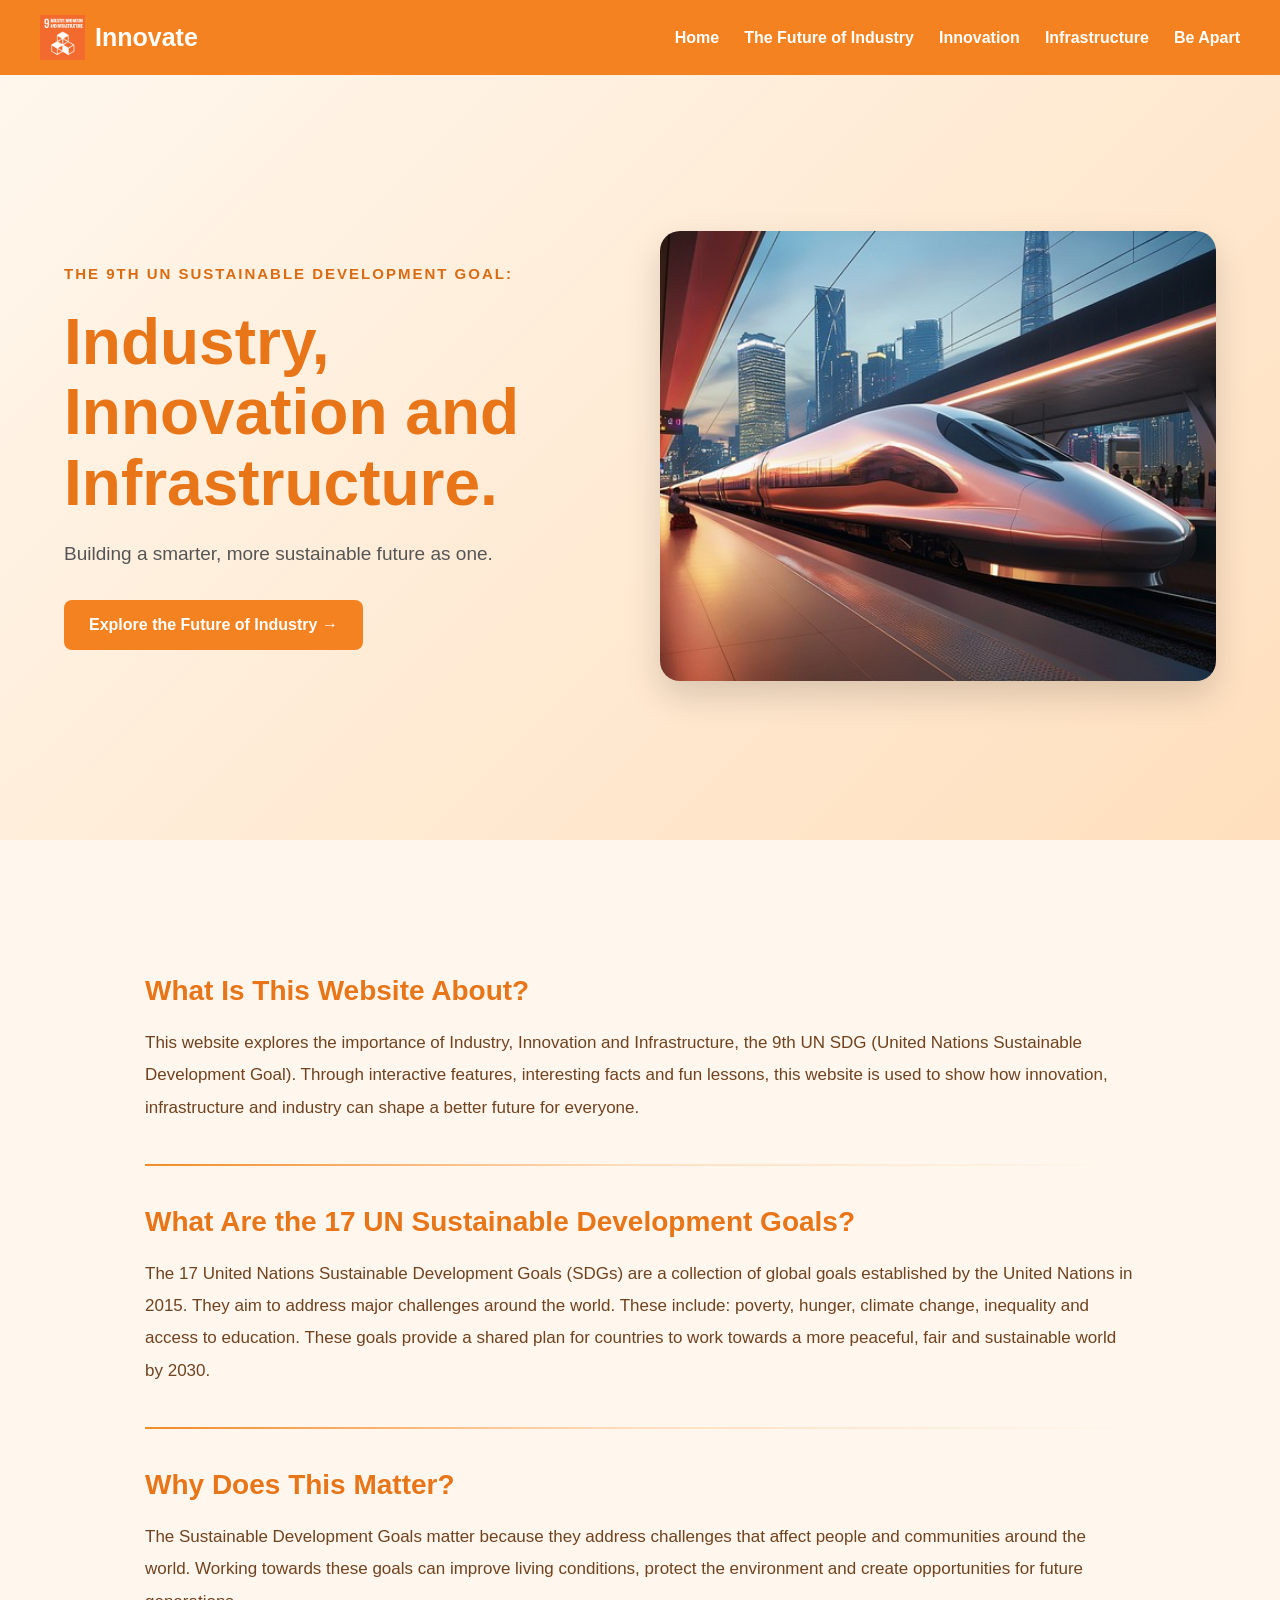
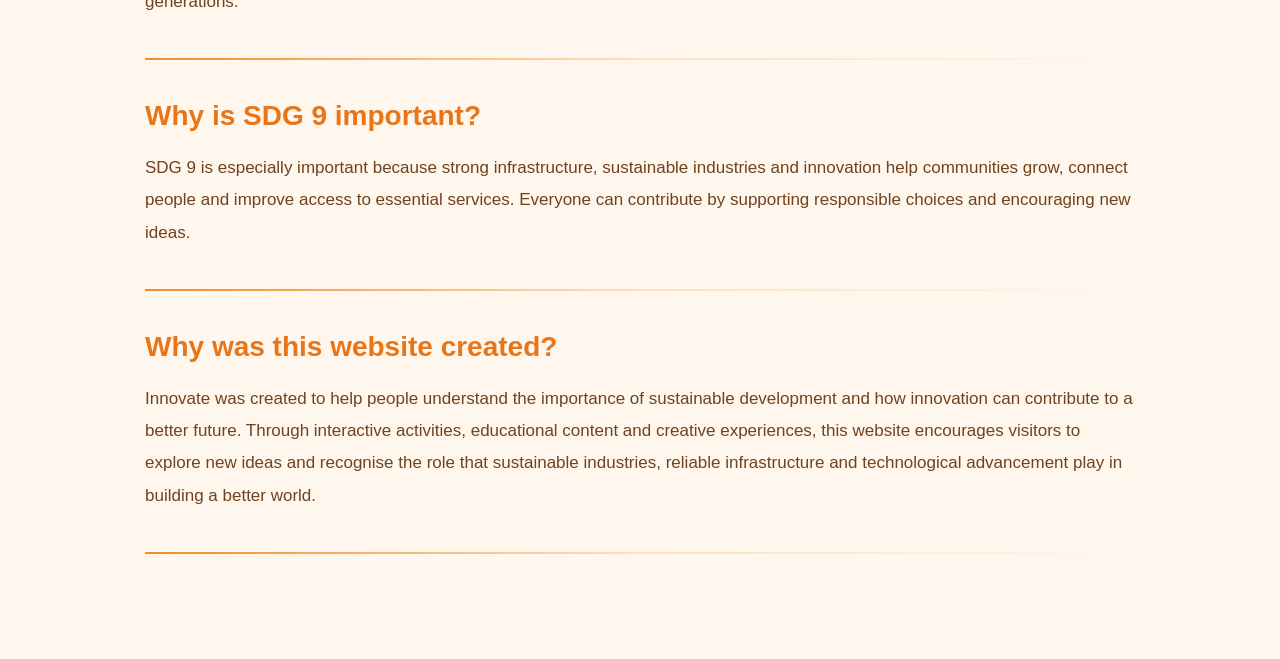
<file: index.html>
<!DOCTYPE html>
<html lang="en">

<head>
    <meta charset="UTF-8">
    <meta name="viewport" content="width=device-width, initial-scale=1.0">
    <title>Innovate - Home</title>
    <link rel="stylesheet" href="index.css">
    <link rel="stylesheet" href="header.css">
</head>

<body>

    <!-- ONE Navigation Bar -->
    <header>
        <nav class="navbar">

            <div class="logo">
                <img src="images/logo.jpg" alt="Website Logo">
                <span>Innovate</span>
            </div>

            <div class="nav-links">
                <a href="index.html">Home</a>
                <a href="industry_future.html">The Future of Industry</a>
                <a href="innovation.html">Innovation</a>
                <a href="Infrastructure.html">Infrastructure</a>
                <a href="Be_Apart.html">Be Apart</a>
            </div>

        </nav>
    </header>

    <!-- Homepage Content -->
    <main class="hero">

        <div class="hero-content">

            <p class="goal-label">
                THE 9TH UN SUSTAINABLE DEVELOPMENT GOAL:
            </p>

            <h1>
                Industry,<br>
                Innovation and<br>
                Infrastructure.
            </h1>

            <p class="hero-description">
                Building a smarter, more sustainable future as one.
            </p>

            <a href="industry_future.html" class="hero-button">
                Explore the Future of Industry →
            </a>

        </div>

        <div class="hero-image">
            <img src="images/futuristic-train.jpg"
                 alt="Futuristic high-speed train">
        </div>

    </main>


    <!-- UN SDG Introduction Section -->
    <section class="sdg-introduction">

        <div class="sdg-info-section">
            <h2>What Is This Website About?</h2>

            <p>
                This website explores the importance of Industry, Innovation and Infrastructure,
                the 9th UN SDG (United Nations Sustainable Development Goal). Through interactive features, 
                interesting facts and fun lessons, this website is used to show how innovation, 
                infrastructure and industry can shape a better future for everyone.
            </p>
        </div>

        <hr class="sdg-divider">

        <div class="sdg-info-section">
            <h2>What Are the 17 UN Sustainable Development Goals?</h2>

            <p>
                The 17 United Nations Sustainable Development Goals (SDGs) are 
                a collection of global goals established by the United Nations 
                in 2015. They aim to address major challenges around the world. 
                These include: poverty, hunger, climate change, inequality and access 
                to education. These goals provide a shared plan for countries 
                to work towards a more peaceful, fair and sustainable world by 2030.
            </p>
        </div>

        <hr class="sdg-divider">

        <div class="sdg-info-section">
            <h2>Why Does This Matter?</h2>

            <p>
                The Sustainable Development Goals matter because they address challenges that 
                affect people and communities around the world. Working towards these goals
                can improve living conditions, protect the environment and create opportunities for 
                future generations.
            </p>
        </div>

        <hr class="sdg-divider">

        <div class="sdg-info-section">
            <h2>Why is SDG 9 important?</h2>

            <p>
                SDG 9 is especially important because strong infrastructure, 
                sustainable industries and innovation help communities grow, connect people and 
                improve access to essential services. Everyone can contribute by supporting 
                responsible choices and encouraging new ideas.
            </p>
        </div>

        <hr class="sdg-divider">

        <div class="sdg-info-section">
            <h2>Why was this website created?</h2>

            <p>
                Innovate was created to help people understand the importance of sustainable 
                development and how innovation can contribute to a better future. Through interactive 
                activities, educational content and creative experiences, this website encourages 
                visitors to explore new ideas and recognise the role that sustainable industries, 
                reliable infrastructure and technological advancement play in building a better world.
            </p>
        </div>

        <hr class="sdg-divider">

    </section>

    


</body>
</html>
</file>
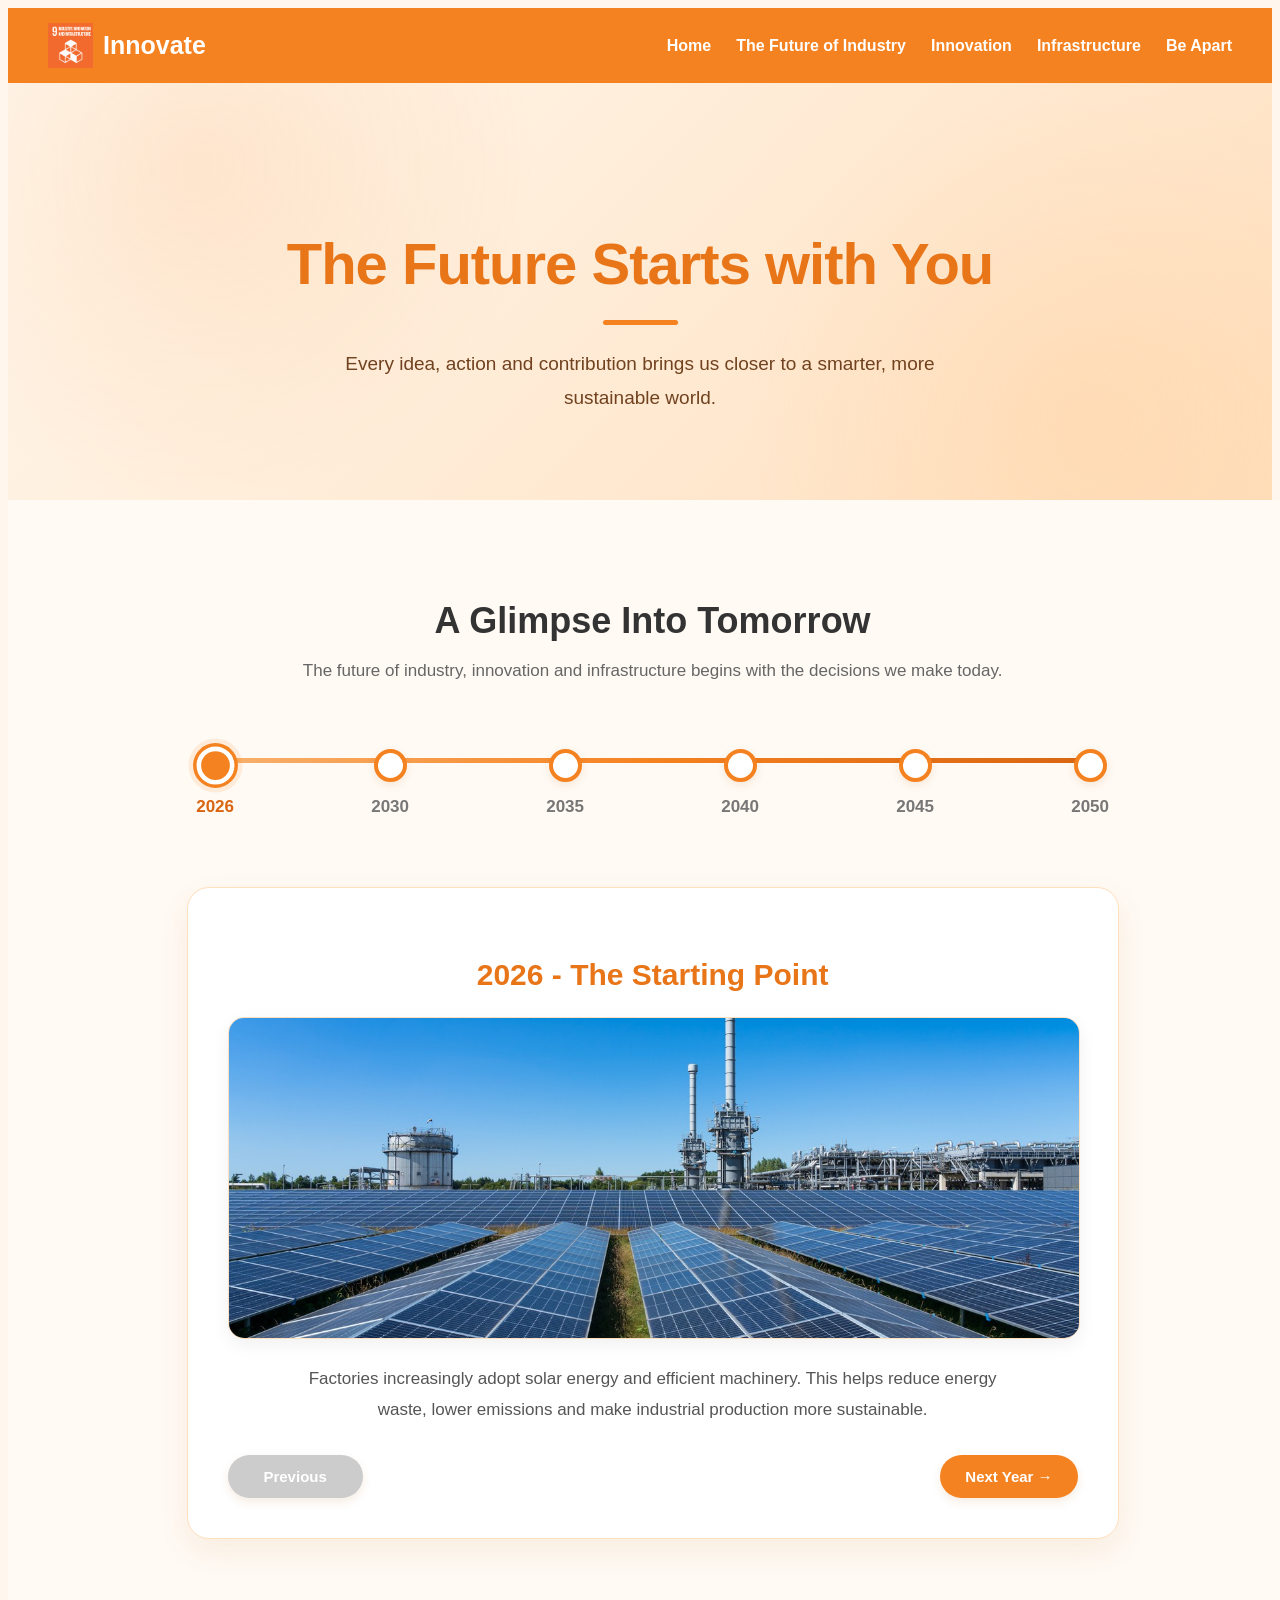
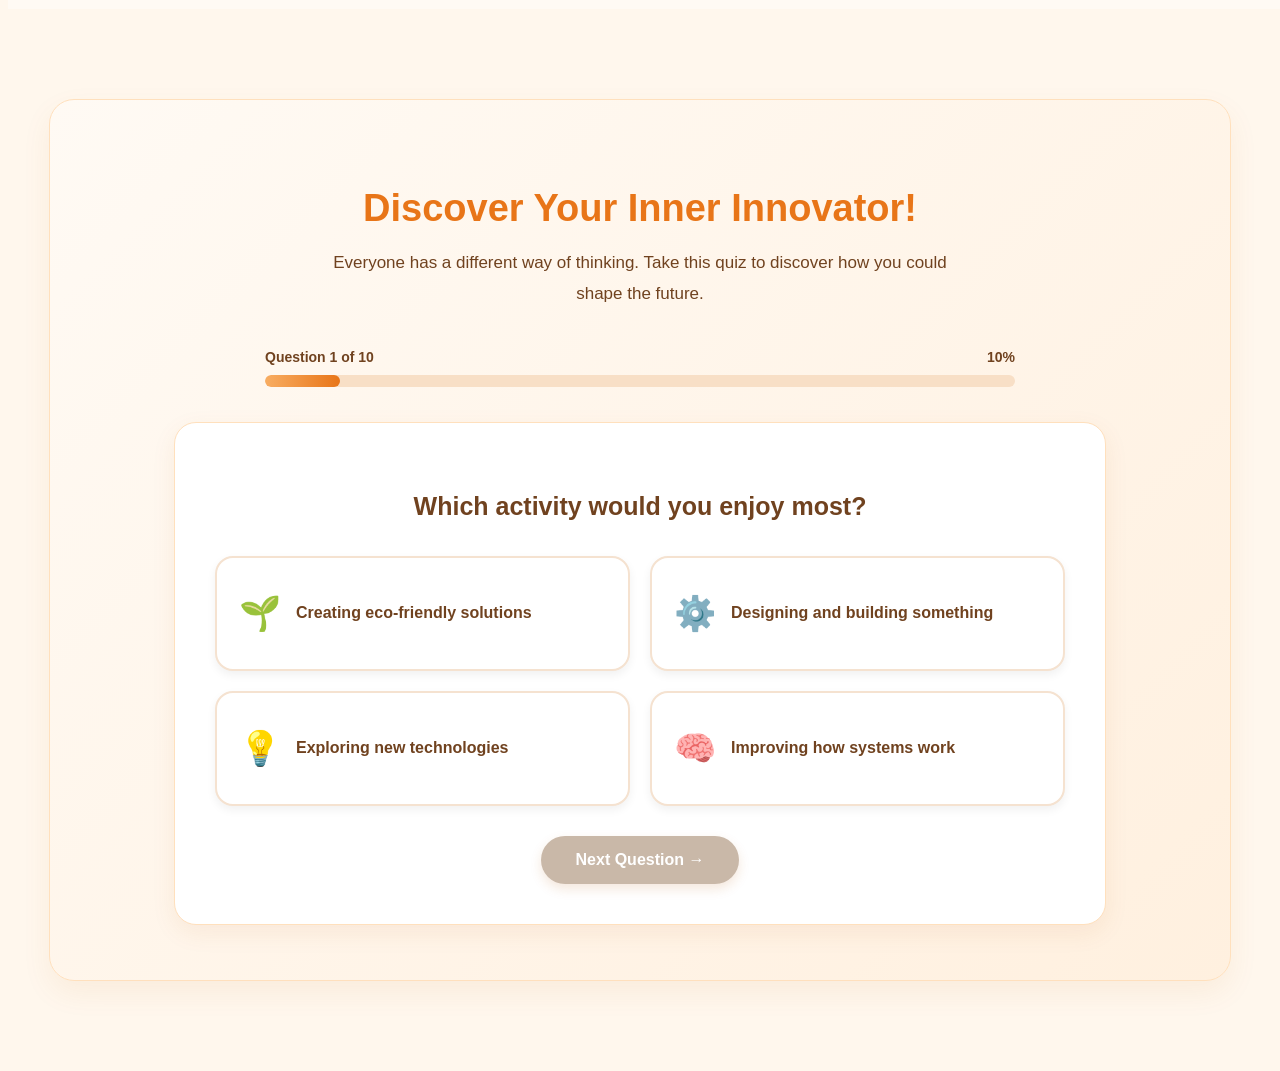
<file: Be_Apart.html>
<!DOCTYPE html>
<html lang="en">
<head>
    <meta charset="UTF-8">
    <meta name="viewport" content="width=device-width, initial-scale=1.0">
    <title>Be Apart | Innovate</title>
    <link rel="stylesheet" href="header.css">
    <link rel="stylesheet" href="be_apart.css">
</head>

<body>

    <!-- Navigation Bar -->
    <header>
        <nav class="navbar">
            <div class="logo">
                <img src="images/logo.jpg" alt="Website Logo">
                <span>Innovate</span>
            </div>

            <div class="nav-links">
                <a href="index.html">Home</a>
                <a href="industry_future.html">The Future of Industry</a>
                <a href="innovation.html">Innovation</a>
                <a href="Infrastructure.html">Infrastructure</a>
                <a href="Be_Apart.html">Be Apart</a>
            </div>
        </nav>
    </header>

    <!-- Hero Section -->
    <section class="be-apart-hero">
        <h1>The Future Starts with You</h1>
        <p>
            Every idea, action and contribution brings us closer
            to a smarter, more sustainable world.
        </p>
    </section>

    <!-- Timeline Section -->
    <section class="future-timeline">

        <h2>A Glimpse Into Tomorrow</h2>

        <p class="timeline-intro">
            The future of industry, innovation and infrastructure
            begins with the decisions we make today.
        </p>

        <!-- Timeline Navigation -->
        <div class="timeline">

            <div class="timeline-item active" data-year="2026">
                <div class="timeline-dot"></div>
                <span>2026</span>
            </div>

            <div class="timeline-item" data-year="2030">
                <div class="timeline-dot"></div>
                <span>2030</span>
            </div>

            <div class="timeline-item" data-year="2035">
                <div class="timeline-dot"></div>
                <span>2035</span>
            </div>

            <div class="timeline-item" data-year="2040">
                <div class="timeline-dot"></div>
                <span>2040</span>
            </div>

            <div class="timeline-item" data-year="2045">
                <div class="timeline-dot"></div>
                <span>2045</span>
            </div>

            <div class="timeline-item" data-year="2050">
                <div class="timeline-dot"></div>
                <span>2050</span>
            </div>

        </div>

        <!-- Selected Year Information -->
        <div class="timeline-content">

            <h3 id="timeline-year">2026 - The Starting Point</h3>

            <div class="timeline-image">
                <!-- Illustration will go here -->
            </div>

            <p id="timeline-description">
                Industries begin adopting more renewable energy
                and smarter technologies to use resources efficiently.
            </p>

            <div class="timeline-buttons">
                <button id="previous-year" disabled>Previous</button>
                <button id="next-year">Next Year</button>
            </div>


            <!-- 2050 Reflection Section -->
            <div class="reflection-section" id="reflection-section">

                <div class="finale-heading">
                    <span class="finale-line"></span>
                    <h2>A Better Future Starts With Us.</h2>
                    <span class="finale-line"></span>
                </div>
                
                <p class="finale-message">
                    The future is not simply something we wait for.
                    It is something we build together.
                </p>


                <p>What would you like the world to achieve by 2050?</p>

                <textarea
                    id="future-reflection"
                    placeholder="Share your vision for the future..."
                    rows="4">
                </textarea>

                <p class="reflection-note">
                    Your response is for personal reflection.
                </p>

            </div>


        </div>

        </section>

    <!-- Innovator Personality Quiz -->
    <section class="innovator-quiz">

        <h2>Discover Your Inner Innovator!</h2>

        <p class="quiz-intro">
            Everyone has a different way of thinking.
            Take this quiz to discover how you could shape the future.
        </p>

        <!-- Quiz Progress -->
        <div class="quiz-progress">

            <div class="quiz-progress-info">
                <span id="quiz-question-number">Question 1 of 10</span>
                <span id="quiz-progress-percentage">10%</span>
            </div>

            <div class="quiz-progress-bar">
                <div id="quiz-progress-fill"></div>
            </div>

        </div>

        <!-- Quiz Question -->
        <div class="quiz-container" id="innovator-quiz-container">

            <h3 id="innovator-question">
                Which activity would you enjoy most?
            </h3>

            <!-- Answer Cards -->
            <div class="quiz-answers" id="innovator-answers">

                <button class="quiz-answer" data-type="green">
                    <span class="answer-icon">🌱</span>
                    <span>Creating eco-friendly solutions</span>
                </button>

                <button class="quiz-answer" data-type="engineer">
                    <span class="answer-icon">⚙️</span>
                    <span>Designing and building something</span>
                </button>

                <button class="quiz-answer" data-type="technology">
                    <span class="answer-icon">💡</span>
                    <span>Exploring new technologies</span>
                </button>

                <button class="quiz-answer" data-type="systems">
                    <span class="answer-icon">🧠</span>
                    <span>Improving how systems work</span>
                </button>

            </div>

            <!-- Next Button -->
            <div class="quiz-navigation">

                <button id="innovator-next" disabled>
                    Next Question →
                </button>

            </div>

        </div>

    </section>


        <!-- Innovator Quiz Results -->
    <section class="innovator-results" id="innovator-results">

        <h2>Your Innovator Personality!</h2>

        <p class="results-intro">
            Discover the strengths you could bring to a better future.
        </p>

        <div class="results-container" id="results-container">
            <!-- Personality results will appear here -->
        </div>

        <button id="restart-innovator-quiz">
            Take the Quiz Again ↻
        </button>

    </section>


    <script src="script.js"></script>

</body>
</html>
</file>
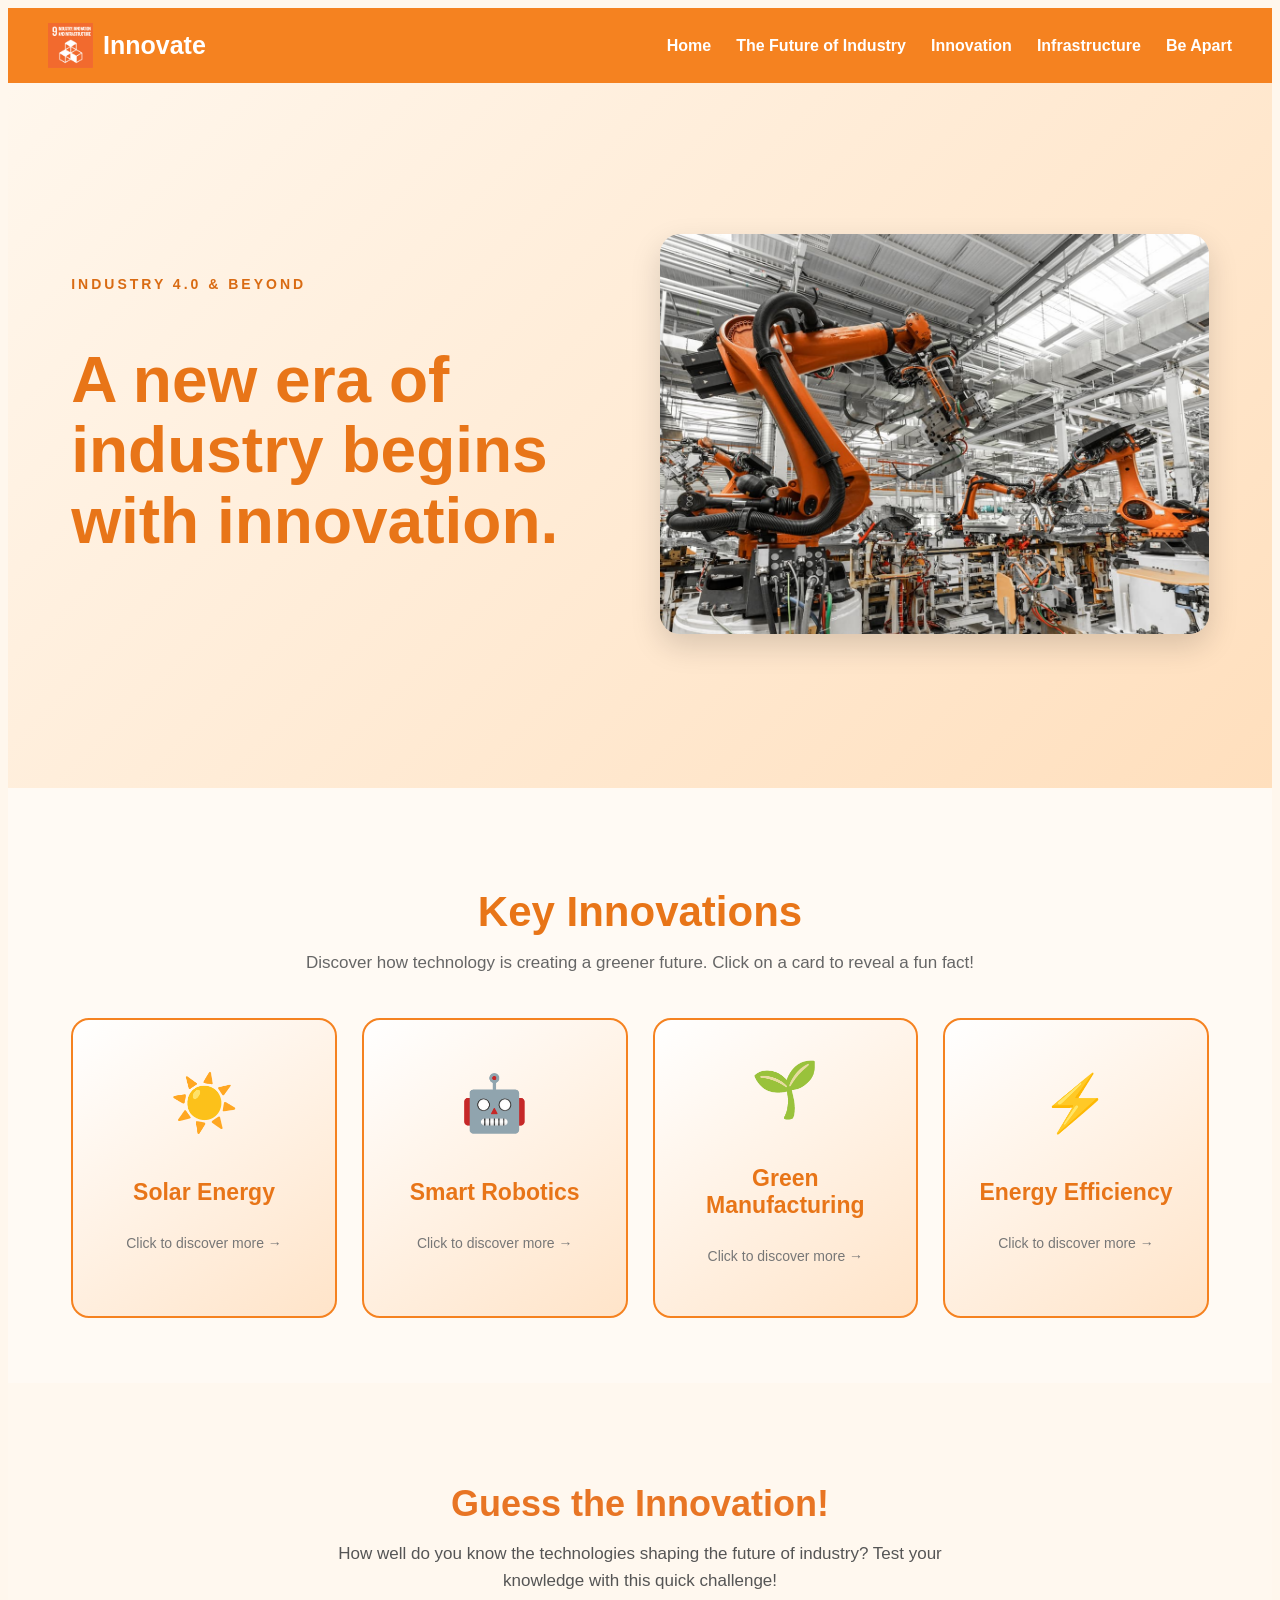
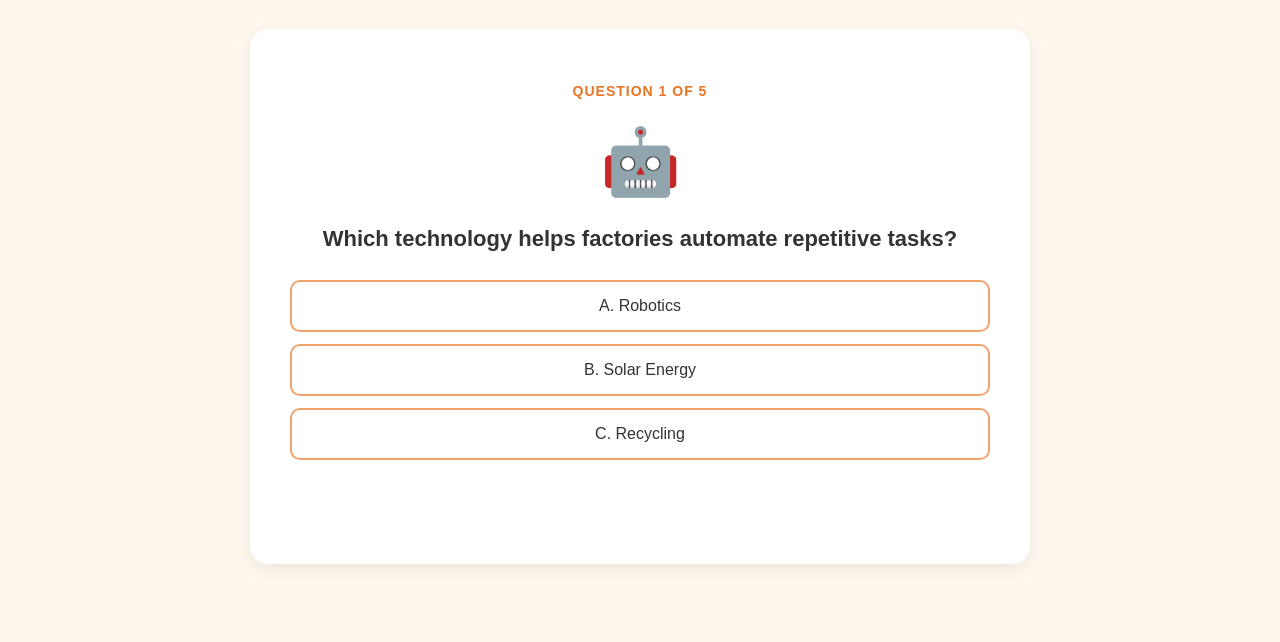
<file: industry_future.html>
<!DOCTYPE html>
<html lang="en">

<head>
    <meta charset="UTF-8">
    <meta name="viewport" content="width=device-width, initial-scale=1.0">
    <title>Innovate - The Future of Industry</title>
    <link rel="stylesheet" href="industry_future.css">
    <link rel="stylesheet" href="header.css">
</head>

<body>

    <!-- Navigation Bar -->
    <header>
        <nav class="navbar">

            <div class="logo">
                <img src="images/logo.jpg" alt="Website Logo">
                <span>Innovate</span>
            </div>

            <div class="nav-links">
                <a href="index.html">Home</a>
                <a href="industry_future.html">The Future of Industry</a>
                <a href="innovation.html">Innovation</a>
                <a href="Infrastructure.html">Infrastructure</a>
                <a href="Be_Apart.html">Be Apart</a>
            </div>

        </nav>
    </header>

    <!-- Hero Section -->
    <main>

        <section class="future-hero">

            <div class="future-content">

                <p class="future-label">INDUSTRY 4.0 & BEYOND</p>

                <h1>
                    A new era of industry
                    begins with innovation.
                </h1>

            </div>

            <div class="future-image">
                <img src="images/robot-crane.jpg"
                     alt="Robotic crane lifting a box in a modern factory">
            </div>

        </section>

        <!-- Key Innovations -->
        <section class="innovations">

            <h2>Key Innovations</h2>

            <p class="innovation-subtitle">
                Discover how technology is creating a greener future.
                Click on a card to reveal a fun fact!
            </p>

            <div class="card-container">

                <!-- Card 1 -->
                <div class="flip-card" onclick="flipCard(this)">

                    <div class="flip-card-inner">

                        <div class="card-front">
                            <div class="card-icon">☀️</div>
                            <h3>Solar Energy</h3>
                            <p>Click to discover more →</p>
                        </div>

                        <div class="card-back">
                            <h3>☀️ Fun Fact!</h3>
                            <p>
                                Ever wondered where a factory gets its electricity? 
                                Some factories use solar panels to turn sunlight 
                                into electricity! Imagine how much cleaner industries could become 
                                by harnessing the power of the sun!
                            </p>
                        </div>

                    </div>
                </div>

                <!-- Card 2 -->
                <div class="flip-card" onclick="flipCard(this)">

                    <div class="flip-card-inner">

                        <div class="card-front">
                            <div class="card-icon">🤖</div>
                            <h3>Smart Robotics</h3>
                            <p>Click to discover more →</p>
                        </div>

                        <div class="card-back">
                            <h3>🤖 Fun Fact!</h3>
                            <p>
                                Smart robots can perform repetitive jobs with incredible 
                                precision, helping factories reduce mistakes and waste while making 
                                production more efficient.
                            </p>
                        </div>

                    </div>
                </div>

                <!-- Card 3 -->
                <div class="flip-card" onclick="flipCard(this)">

                    <div class="flip-card-inner">

                        <div class="card-front">
                            <div class="card-icon">🌱</div>
                            <h3>Green Manufacturing</h3>
                            <p>Click to discover more →</p>
                        </div>

                        <div class="card-back">
                            <h3>🌱 Fun Fact!</h3>
                            <p>
                                Did you know that old materials don't always have to go to waste? 
                                Factories can recycle materials to create new products, 
                                this helps to reduce the need to extract more raw materials 
                                from our planet!
                            </p>
                        </div>

                    </div>
                </div>

                <!-- Card 4 -->
                <div class="flip-card" onclick="flipCard(this)">

                    <div class="flip-card-inner">

                        <div class="card-front">
                            <div class="card-icon">⚡</div>
                            <h3>Energy Efficiency</h3>
                            <p>Click to discover more →</p>
                        </div>

                        <div class="card-back">
                            <h3>⚡ Fun Fact!</h3>
                            <p>
                                Energy-efficient factories can do the same amount of work while using
                                less energy! They help industries save energy, 
                                lower costs and reduce their environmental impact.
                            </p>
                        </div>

                    </div>
                </div>

            </div>

        </section>
        
        <!-- Guess the Innovation -->
        <section class="guess-innovation">

            <h2>Guess the Innovation!</h2>

            <p class="guess-subtitle">
                How well do you know the technologies shaping the future of industry?
                Test your knowledge with this quick challenge!
            </p>

            <div class="guess-container">

                <p id="guess-progress">QUESTION 1 OF 5</p>

                <div id="guess-image">🤖</div>

                <h3 id="guess-question">
                    Which technology helps factories automate repetitive tasks?
                </h3>

                <div id="guess-options">
                    <button>Artificial Intelligence</button>
                    <button>Robotics</button>
                    <button>Solar Energy</button>
                </div>

                <p id="guess-feedback"></p>

                <button id="guess-next" hidden>
                    Next Question →
                </button>

        </div>

    </section>

    </main>

    <!-- Card Flip JavaScript -->
    <script>

        function flipCard(card) {
            card.classList.toggle("flipped");
        }

    </script>

<script src="script.js"></script>
</body>
</html>
</file>
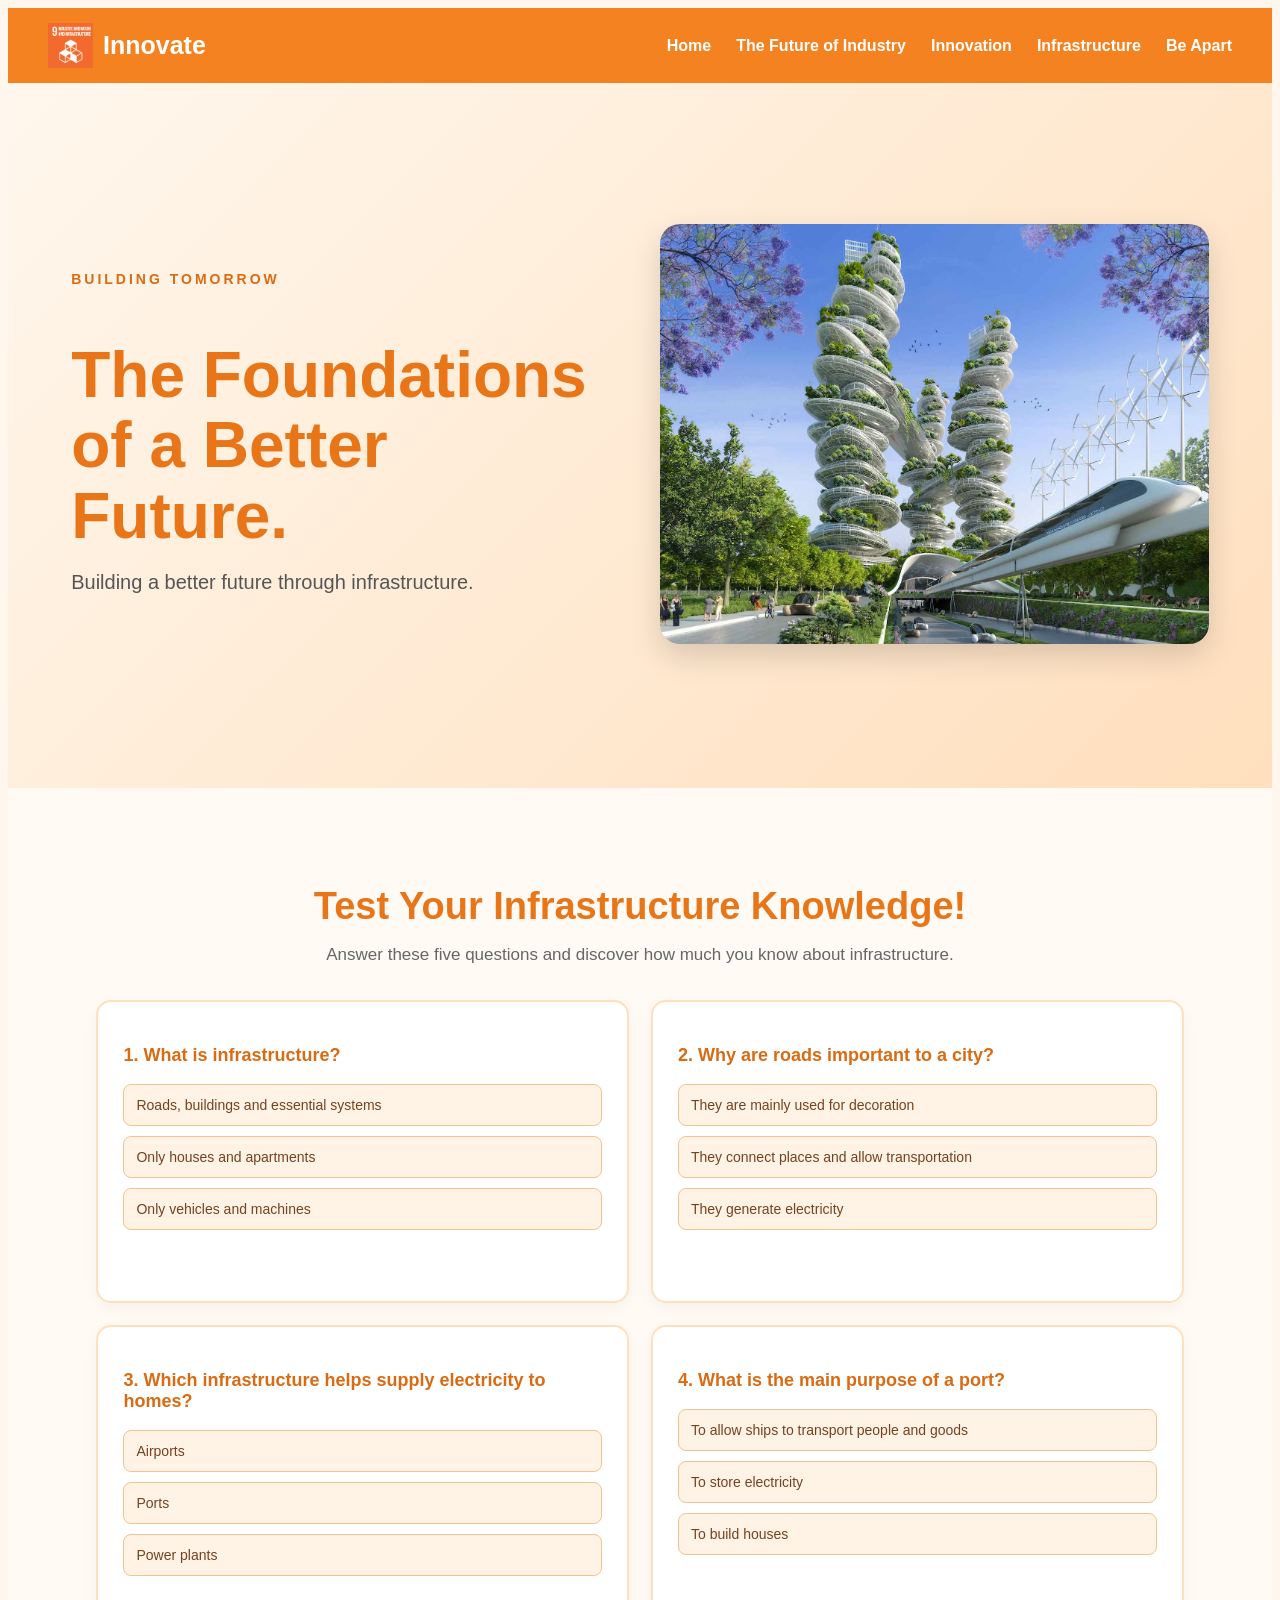
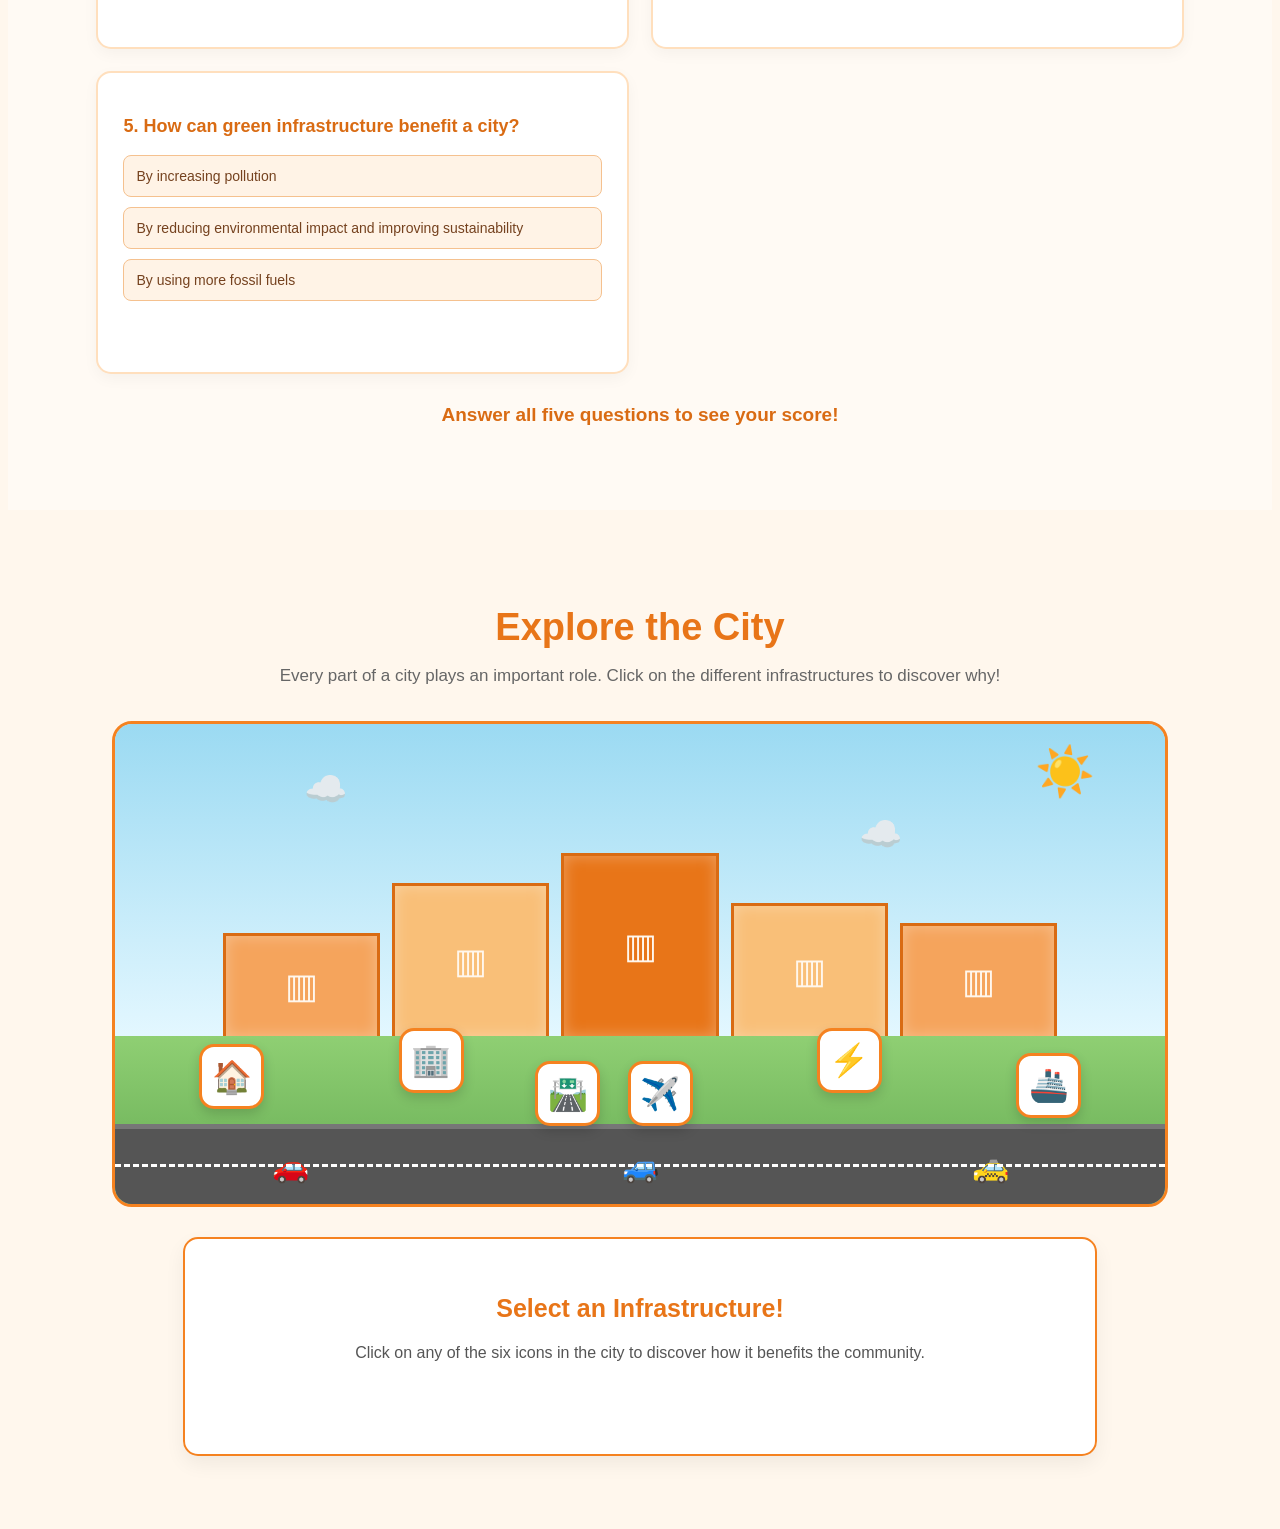
<file: Infrastructure.html>
<!DOCTYPE html>
<html lang="en">

<head>
    <meta charset="UTF-8">
    <meta name="viewport" content="width=device-width, initial-scale=1.0">
    <title>Innovate - Infrastructure</title>
    <link rel="stylesheet" href="header.css">
    <link rel="stylesheet" href="infrastructure.css">
</head>

<body>

    <!-- NAVIGATION BAR -->
    <header>
        <nav class="navbar">

            <div class="logo">
                <img src="images/logo.jpg" alt="Website Logo">
                <span>Innovate</span>
            </div>

            <div class="nav-links">
                <a href="index.html">Home</a>
                <a href="industry_future.html">The Future of Industry</a>
                <a href="innovation.html">Innovation</a>
                <a href="Infrastructure.html">Infrastructure</a>
                <a href="Be_Apart.html">Be Apart</a>
            </div>

        </nav>
    </header>


    <main>

        <!-- HERO SECTION -->
        <section class="infrastructure-hero">

            <div class="infrastructure-content">

                <p class="infrastructure-label">
                    BUILDING TOMORROW
                </p>

                <h1>
                    The Foundations of a Better Future.
                </h1>

                <p class="infrastructure-subtitle">
                    Building a better future through infrastructure.
                </p>

            </div>

            <div class="infrastructure-image">

                <img src="images/futuristic-city.jpg"
                     alt="A futuristic sustainable city">

            </div>

        </section>


        <!-- OPEN MINI QUIZ -->
        <section class="infrastructure-quiz">

            <h2>Test Your Infrastructure Knowledge!</h2>

            <p class="quiz-intro">
                Answer these five questions and discover
                how much you know about infrastructure.
            </p>

            <div class="infrastructure-questions">

                <!-- QUESTION 1 -->
                <div class="infra-question">
                    <h3>1. What is infrastructure?</h3>

                    <button class="infra-answer" data-correct="true">
                        Roads, buildings and essential systems
                    </button>

                    <button class="infra-answer">
                        Only houses and apartments
                    </button>

                    <button class="infra-answer">
                        Only vehicles and machines
                    </button>

                    <p class="infra-feedback"></p>
                </div>


                <!-- QUESTION 2 -->
                <div class="infra-question">
                    <h3>2. Why are roads important to a city?</h3>

                    <button class="infra-answer">
                        They are mainly used for decoration
                    </button>

                    <button class="infra-answer" data-correct="true">
                        They connect places and allow transportation
                    </button>

                    <button class="infra-answer">
                        They generate electricity
                    </button>

                    <p class="infra-feedback"></p>
                </div>


                <!-- QUESTION 3 -->
                <div class="infra-question">
                    <h3>3. Which infrastructure helps supply electricity to homes?</h3>

                    <button class="infra-answer">
                        Airports
                    </button>

                    <button class="infra-answer">
                        Ports
                    </button>

                    <button class="infra-answer" data-correct="true">
                        Power plants
                    </button>

                    <p class="infra-feedback"></p>
                </div>


                <!-- QUESTION 4 -->
                <div class="infra-question">
                    <h3>4. What is the main purpose of a port?</h3>

                    <button class="infra-answer" data-correct="true">
                        To allow ships to transport people and goods
                    </button>

                    <button class="infra-answer">
                        To store electricity
                    </button>

                    <button class="infra-answer">
                        To build houses
                    </button>

                    <p class="infra-feedback"></p>
                </div>


                <!-- QUESTION 5 -->
                <div class="infra-question">
                    <h3>5. How can green infrastructure benefit a city?</h3>

                    <button class="infra-answer">
                        By increasing pollution
                    </button>

                    <button class="infra-answer" data-correct="true">
                        By reducing environmental impact and improving sustainability
                    </button>

                    <button class="infra-answer">
                        By using more fossil fuels
                    </button>

                    <p class="infra-feedback"></p>
                </div>

            </div>

            <p class="infra-score" id="infra-score">
                Answer all five questions to see your score!
            </p>

        </section>


        <!-- INTERACTIVE CITY -->
        <section class="city-section">

            <h2>Explore the City</h2>

            <p class="city-description">
                Every part of a city plays an important role.
                Click on the different infrastructures to discover why!
            </p>


            <!-- ILLUSTRATED CITY -->
            <div class="city-scene">

                <div class="city-sky">
                    <span class="city-sun">☀️</span>
                    <span class="city-cloud cloud-one">☁️</span>
                    <span class="city-cloud cloud-two">☁️</span>

                    <div class="city-buildings">

                        <div class="city-building building-one">
                            <span>▥</span>
                        </div>

                        <div class="city-building building-two">
                            <span>▥</span>
                        </div>

                        <div class="city-building building-three">
                            <span>▥</span>
                        </div>

                        <div class="city-building building-four">
                            <span>▥</span>
                        </div>

                        <div class="city-building building-five">
                            <span>▥</span>
                        </div>

                    </div>

                </div>

                <div class="city-ground">

                    <div class="city-road">
                        <span>🚗</span>
                        <span>🚙</span>
                        <span>🚕</span>
                    </div>

                    <!-- CLICKABLE INFRASTRUCTURES -->

                    <button class="city-item house-item"
                            data-name="Houses"
                            aria-label="Explore houses">
                        🏠
                    </button>

                    <button class="city-item building-item"
                            data-name="Buildings"
                            aria-label="Explore buildings">
                        🏢
                    </button>

                    <button class="city-item road-item"
                            data-name="Roads"
                            aria-label="Explore roads">
                        🛣️
                    </button>

                    <button class="city-item power-item"
                            data-name="Power Plants"
                            aria-label="Explore power plants">
                        ⚡
                    </button>

                    <button class="city-item port-item"
                            data-name="Ports"
                            aria-label="Explore ports">
                        🚢
                    </button>

                    <button class="city-item airport-item"
                            data-name="Airports"
                            aria-label="Explore airports">
                        ✈️
                    </button>

                </div>

            </div>


            <!-- INFORMATION PANEL -->
            <div class="city-info" id="city-info">

                <h3 id="city-info-title">
                    Select an Infrastructure!
                </h3>

                <p id="city-info-text">
                    Click on any of the six icons in the city
                    to discover how it benefits the community.
                </p>

            </div>

        </section>

    </main>


    <!-- JAVASCRIPT -->
    <script src="script.js"></script>

</body>
</html>
</file>
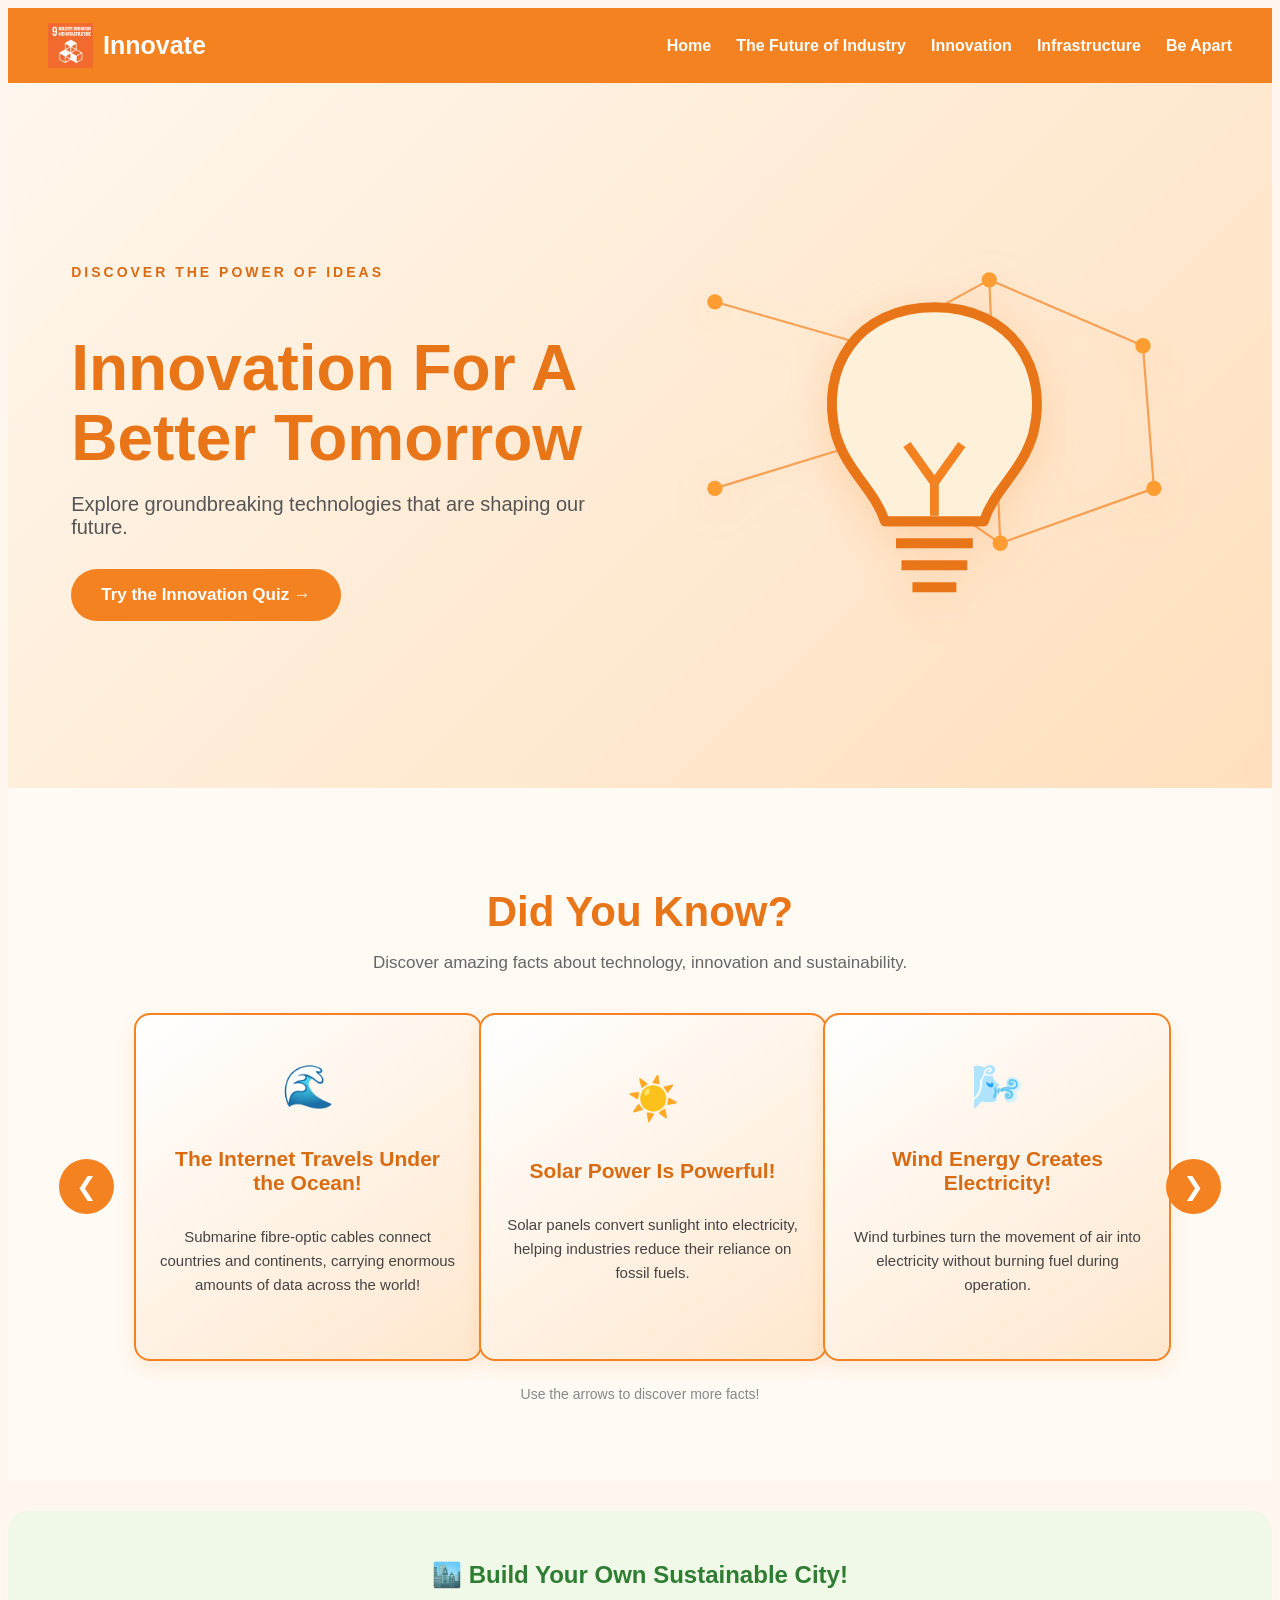
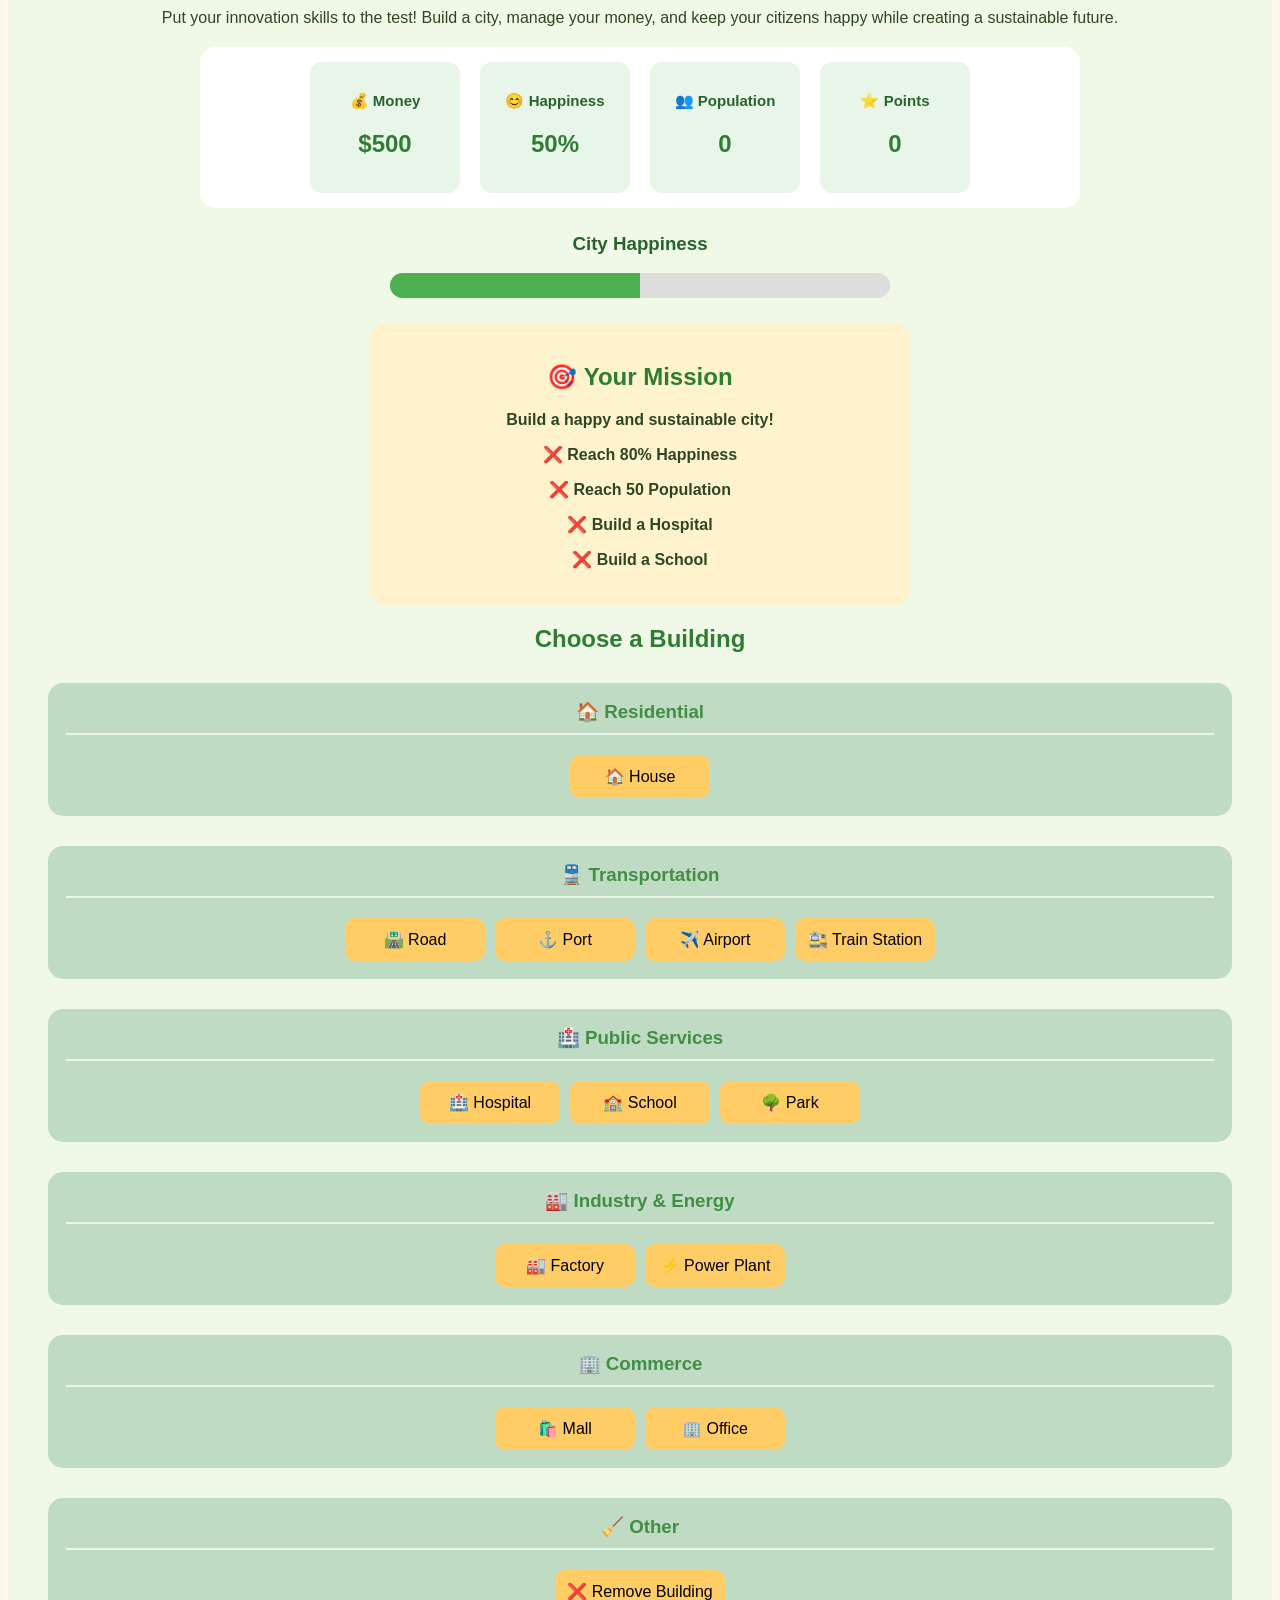
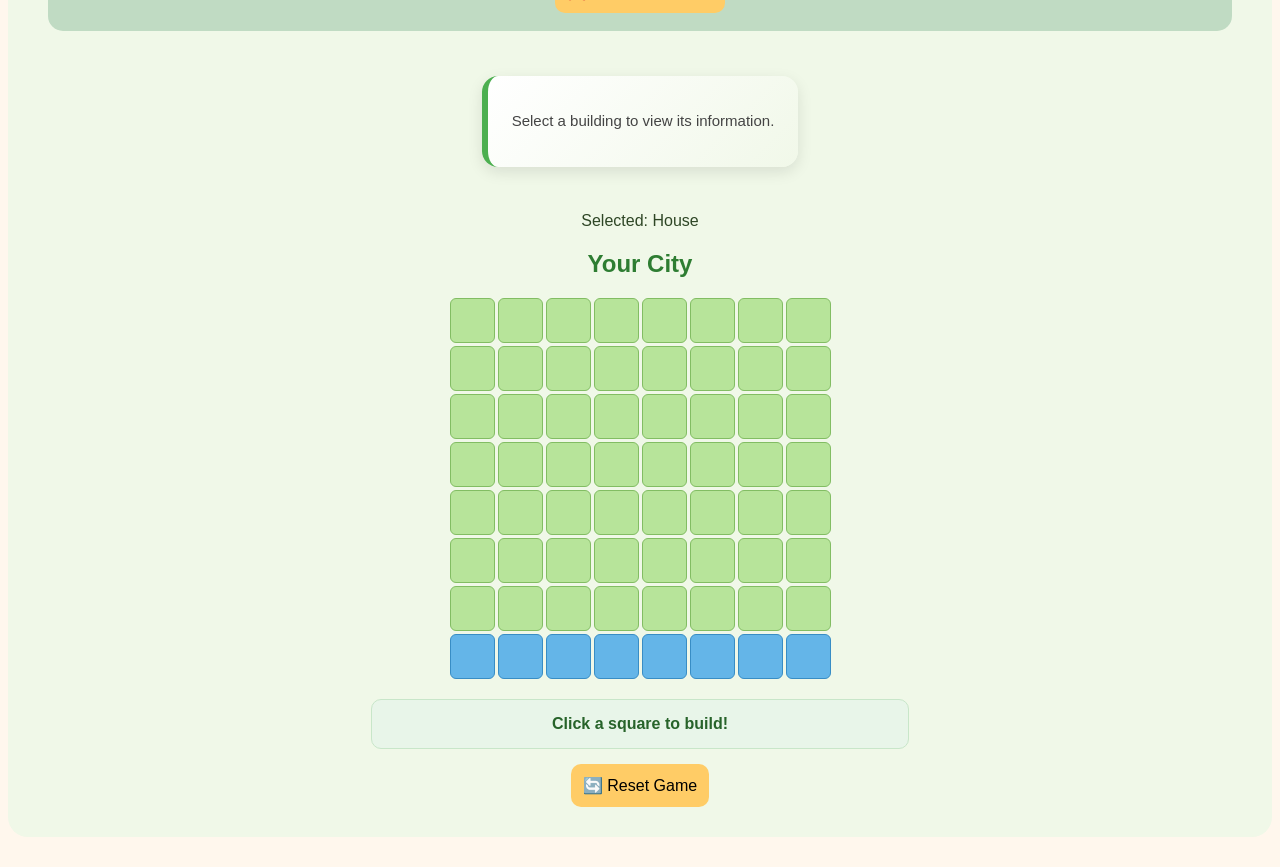
<file: innovation.html>
<!DOCTYPE html>
<html lang="en">

<head>
    <meta charset="UTF-8">
    <meta name="viewport" content="width=device-width, initial-scale=1.0">
    <title>Innovate - Innovation</title>
    <link rel="stylesheet" href="header.css">
    <link rel="stylesheet" href="innovation.css">
</head>

<body>

    <!-- Navigation Bar -->
    <header>
        <nav class="navbar">

            <div class="logo">
                <img src="images/logo.jpg" alt="Website Logo">
                <span>Innovate</span>
            </div>

            <div class="nav-links">
                <a href="index.html">Home</a>
                <a href="industry_future.html">The Future of Industry</a>
                <a href="innovation.html">Innovation</a>
                <a href="Infrastructure.html">Infrastructure</a>
                <a href="Be_Apart.html">Be Apart</a>
            </div>

        </nav>
    </header>

    <main>

        <!-- HERO SECTION -->
        <section class="innovation-hero">

            <div class="innovation-content">

                <p class="innovation-label">
                    DISCOVER THE POWER OF IDEAS
                </p>

                <h1>
                    Innovation For A Better Tomorrow
                </h1>

                <p class="innovation-description">
                    Explore groundbreaking technologies
                    that are shaping our future.
                </p>

                <button class="quiz-button" onclick="startQuiz()">
                    Try the Innovation Quiz →
                </button>

            </div>

            <!-- Network Lightbulb Illustration -->
            <div class="innovation-image">

                <svg viewBox="0 0 500 400"
                     xmlns="http://www.w3.org/2000/svg">

                    <!-- Connecting Lines -->
                    <g stroke="#f58220" stroke-width="2"
                       opacity="0.7">

                        <line x1="50" y1="80" x2="190" y2="120"/>
                        <line x1="190" y1="120" x2="300" y2="60"/>
                        <line x1="300" y1="60" x2="440" y2="120"/>
                        <line x1="50" y1="250" x2="180" y2="210"/>
                        <line x1="180" y1="210" x2="310" y2="300"/>
                        <line x1="310" y1="300" x2="450" y2="250"/>
                        <line x1="190" y1="120" x2="180" y2="210"/>
                        <line x1="300" y1="60" x2="310" y2="300"/>
                        <line x1="440" y1="120" x2="450" y2="250"/>

                    </g>

                    <!-- Network Dots -->
                    <g fill="#ff9d32">

                        <circle cx="50" cy="80" r="7"/>
                        <circle cx="190" cy="120" r="7"/>
                        <circle cx="300" cy="60" r="7"/>
                        <circle cx="440" cy="120" r="7"/>
                        <circle cx="50" cy="250" r="7"/>
                        <circle cx="180" cy="210" r="7"/>
                        <circle cx="310" cy="300" r="7"/>
                        <circle cx="450" cy="250" r="7"/>

                    </g>

                    <!-- Lightbulb -->
                    <g stroke="#e87518"
                       stroke-width="9"
                       fill="#fff0d9"
                       stroke-linejoin="round">

                        <path d="M250 85
                                 C180 85 145 140 160 200
                                 C170 235 195 250 205 280
                                 L295 280
                                 C305 250 330 235 340 200
                                 C355 140 320 85 250 85Z"/>

                        <path d="M205 280 L295 280"/>
                        <path d="M215 300 L285 300"/>
                        <path d="M220 320 L280 320"/>
                        <path d="M230 340 L270 340"/>

                    </g>

                    <!-- Bulb Filament -->
                    <path d="M225 210 L250 245 L275 210"
                          stroke="#f58220"
                          stroke-width="8"
                          fill="none"/>

                    <path d="M250 245 L250 275"
                          stroke="#f58220"
                          stroke-width="8"/>

                </svg>

            </div>

        </section>


        <!-- QUIZ SECTION -->
        <section class="quiz-section" id="quiz">

            <h2>Innovation Quiz</h2>

            <p>Test your knowledge with 10 easy questions!</p>

            <div class="quiz-box" id="quiz-box">

                <h3 id="question">Your question will appear here.</h3>

                <div id="answer-buttons"></div>

                <p id="quiz-feedback"></p>

                <button id="next-button"
                        onclick="nextQuestion()"
                        style="display:none;">
                    Next Question →
                </button>

            </div>

        </section>


        <!-- DID YOU KNOW SECTION -->
        <section class="facts-section">

            <h2>Did You Know?</h2>

            <p class="facts-subtitle">
                Discover amazing facts about technology,
                innovation and sustainability.
            </p>

            <div class="facts-carousel">

                <button class="arrow-button"
                        onclick="moveFacts(-1)">
                    &#10094;
                </button>

                <div class="facts-container" id="facts-container">
                    <!-- Cards added using JavaScript -->
                </div>

                <button class="arrow-button"
                        onclick="moveFacts(1)">
                    &#10095;
                </button>

            </div>

            <p class="facts-instruction">
                Use the arrows to discover more facts!
            </p>
            
        </section>


        <!-- CITY BUILDER GAME -->
        <section class="city-builder-section city-builder">

            <h2>🏙️ Build Your Own Sustainable City!</h2>

            <p>
                Put your innovation skills to the test!
                Build a city, manage your money, and keep your citizens happy
                while creating a sustainable future.
            </p> 

            <!-- Game Information -->

            <section class="stats">
                <div class="stat-box">
                    <h3>💰 Money</h3>
                    <h2>$<span id="money">500</span></h2>
                </div>

                <div class="stat-box">
                    <h3>😊 Happiness</h3>
                    <h2><span id="happiness">50</span>%</h2>
                </div>

                <div class="stat-box">
                    <h3>👥 Population</h3>
                    <h2><span id="population">0</span></h2>
                </div>

                <div class="stat-box">
                    <h3>⭐ Points</h3>
                    <h2><span id="score">0</span></h2>
                </div>
            </section>

      <!-- Happiness Bar -->
      <section class="happiness-section">
        <h3>City Happiness</h3>

        <div class="progress-bar">
          <div id="happiness-bar"></div>
        </div>
      </section>

      <section class="mission">
        <h2>🎯 Your Mission</h2>

        <p>Build a happy and sustainable city!</p>

        <p id="mission-happiness">❌ Reach 80% Happiness</p>
        <p id="mission-population">❌ Reach 50 Population</p>
        <p id="mission-hospital">❌ Build a Hospital</p>
        <p id="mission-school">❌ Build a School</p>
      </section>

      <!-- Building Selection -->
      <section>
        
        <h2>Choose a Building</h2>

        <div class="buildings">

        <!-- RESIDENTIAL -->
        <div class="building-category">
            <h3>🏠 Residential</h3>
            <button onclick="selectBuilding('house')">🏠 House</button>
        </div>

        <!-- TRANSPORTATION -->
        <div class="building-category">
            <h3>🚆 Transportation</h3>
            <button onclick="selectBuilding('road')">🛣️ Road</button>
            <button onclick="selectBuilding('port')">⚓ Port</button>
            <button onclick="selectBuilding('airport')">✈️ Airport</button>
            <button onclick="selectBuilding('trainStation')">🚉 Train Station</button>
    </div>

    <!-- PUBLIC SERVICES -->
    <div class="building-category">
        <h3>🏥 Public Services</h3>
        <button onclick="selectBuilding('hospital')">🏥 Hospital</button>
        <button onclick="selectBuilding('school')">🏫 School</button>
        <button onclick="selectBuilding('park')">🌳 Park</button>
    </div>

    <!-- INDUSTRY AND ENERGY -->
    <div class="building-category">
        <h3>🏭 Industry & Energy</h3>
        <button onclick="selectBuilding('factory')">🏭 Factory</button>
        <button onclick="selectBuilding('powerPlant')">⚡ Power Plant</button>
    </div>

    <!-- COMMERCE -->
    <div class="building-category">
        <h3>🏢 Commerce</h3>
        <button onclick="selectBuilding('mall')">🛍️ Mall</button>
        <button onclick="selectBuilding('office')">🏢 Office</button>
    </div>

    <!-- OTHER -->
    <div class="building-category">
        <h3>🧹 Other</h3>
        <button onclick="selectBuilding('remove')">❌ Remove Building</button>
    </div>

    <div id="building-info">
        <p>Select a building to view its information.</p>
    </div>


</div>
        

    </section>

      <!-- Selected Building -->
      <p id="selected">Selected: House</p>

      <!-- Game Map -->
    <section>
        <h2>Your City</h2>

        <div id="game-map"></div>

    </section>

      <!-- Messages -->
      <p id="message">Click a square to build!</p>


      <!-- Reset Game -->  
      <button onclick="resetGame()">🔄 Reset Game</button>
    
    </section> <!-- End City Builder Section -->

    </main>


    <!-- JAVASCRIPT -->
    <script src="script.js"></script>

</body>
</html>
</file>
<file: index.css>
/* ================================= */
/* HOMEPAGE - GENERAL STYLING */
/* ================================= */

* {
    margin: 0;
    padding: 0;
    box-sizing: border-box;
}

body {
    font-family: Arial, Helvetica, sans-serif;
    background-color: #fff7ed;
    color: #333;
}


/* ================================= */
/* HOMEPAGE HERO SECTION */
/* ================================= */

.hero {
    min-height: 85vh;
    background: linear-gradient(135deg, #fff7ed, #ffdfbd);

    display: flex;
    align-items: center;
    justify-content: space-between;

    padding: 60px 5%;
    gap: 40px;
}

/* Left Side - Text */

.hero-content {
    flex: 1;
    max-width: 650px;
}

.goal-label {
    color: #d96b13;
    font-size: 15px;
    font-weight: bold;
    letter-spacing: 2px;
    margin-bottom: 25px;
}

/* Main Heading */

.hero h1 {
    color: #e87518;
    font-size: clamp(42px, 5vw, 72px);
    font-weight: 800;
    line-height: 1.1;
    margin-bottom: 25px;
}

/* Description */

.hero-description {
    color: #555;
    font-size: 19px;
    margin-bottom: 35px;
}

/* Hero Button */

.hero-button {
    display: inline-block;
    background-color: #f58220;
    color: white;
    text-decoration: none;

    font-size: 16px;
    font-weight: bold;

    padding: 16px 25px;
    border-radius: 8px;

    transition: 0.3s;
}

.hero-button:hover {
    background-color: #d96b13;
    transform: translateY(-3px);
}

/* Right Side - Image */

.hero-image {
    flex: 1;
    max-width: 650px;
}

.hero-image img {
    width: 100%;
    height: 450px;
    object-fit: cover;
    border-radius: 20px;
    box-shadow: 0 15px 35px rgba(0, 0, 0, 0.15);
}


/* ================================= */
/* UN SDG INTRODUCTION SECTION */
/* ================================= */

.sdg-introduction {
    width: 90%;
    max-width: 1100px;
    margin: 70px auto;
    padding: 30px 45px;
}

/* Individual Information Sections */

.sdg-info-section {
    padding: 35px 10px;
    text-align: left;
}

.sdg-info-section h2 {
    color: #e87518;
    font-size: 28px;
    font-weight: 800;
    margin-bottom: 20px;
}

.sdg-info-section p {
    color: #70421f;
    font-size: 17px;
    line-height: 1.9;
    margin: 0;
}

/* Horizontal Dividers */

.sdg-divider {
    border: none;
    height: 2px;

    background: linear-gradient(
        to right,
        #f28c28,
        #ffdfc1,
        transparent
    );

    margin: 5px 10px;
}


/* ================================= */
/* RESPONSIVE DESIGN */
/* ================================= */

@media (max-width: 850px) {

    .hero {
        flex-direction: column;
        text-align: center;
        padding: 50px 20px;
    }

    .hero-content {
        max-width: 100%;
    }

    .hero-image {
        width: 100%;
    }

    .hero-image img {
        height: auto;
    }

}

@media (max-width: 650px) {

    .sdg-introduction {
        margin: 40px auto;
        padding: 15px 10px;
    }

    .sdg-info-section {
        padding: 25px 5px;
    }

    .sdg-info-section h2 {
        font-size: 23px;
    }

    .sdg-info-section p {
        font-size: 15px;
    }

}


/* ================================= */
/* LARGE MONITOR RESPONSIVE DESIGN */
/* ================================= */

@media (min-width: 1600px) {

    /* Homepage Hero */
    .hero {
        padding: 80px 7%;
        gap: 70px;
    }

    .hero-content {
        max-width: 800px;
    }

    .goal-label {
        font-size: 18px;
    }

    .hero h1 {
        font-size: clamp(72px, 5vw, 96px);
    }

    .hero-description {
        font-size: 23px;
    }

    .hero-button {
        font-size: 19px;
        padding: 19px 30px;
    }

    /* Hero Image */
    .hero-image {
        max-width: 780px;
    }

    .hero-image img {
        height: 520px;
    }

    /* SDG Introduction */
    .sdg-introduction {
        max-width: 1400px;
        padding: 40px 60px;
    }

    .sdg-info-section h2 {
        font-size: 32px;
    }

    .sdg-info-section p {
        font-size: 19px;
    }

}
</file>
<file: header.css>
/* Navigation bar */
.navbar {
    background-color: #f58220;
    display: flex;
    justify-content: space-between;
    align-items: center;
    padding: 15px 40px;
}

/* Website logo */
.logo {
    display: flex;
    align-items: center;
    gap: 10px;
    color: white;
    font-size: 25px;
    font-weight: bold;
}

.logo img {
    width: 45px;
    height: 45px;
    object-fit: cover;
}

/* Navigation links */
.nav-links {
    display: flex;
    gap: 25px;
}

.nav-links a {
    color: white;
    text-decoration: none;
    font-size: 16px;
    font-weight: bold;
    transition: 0.3s;
}

/* Hover effect */
.nav-links a:hover {
    color: #333;
}


/* Phone Navigation */
@media (max-width: 700px) {

    .navbar {
        flex-direction: column;
        padding: 15px 15px;
        gap: 15px;
    }

    .logo {
        font-size: 23px;
    }

    .nav-links {
        display: flex;
        flex-wrap: wrap;
        justify-content: center;
        gap: 12px 18px;
        width: 100%;
    }

    .nav-links a {
        font-size: 14px;
        text-align: center;
    }

}
</file>
<file: be_apart.css>
/* ================================= */
/* BE APART - HERO SECTION */
/* ================================= */

body {
    font-family: Arial, Helvetica, sans-serif;
    background-color: #fff7ed;
    color: #333;
}

.be-apart-hero {
    position: relative;
    overflow: hidden;
    text-align: center;
    padding: 100px 20px 85px;

    background:
        radial-gradient(circle at 15% 20%, rgba(245, 130, 32, 0.12), transparent 30%),
        radial-gradient(circle at 85% 80%, rgba(255, 190, 120, 0.2), transparent 30%),
        linear-gradient(135deg, #fff7ed, #ffdfbd);
}

.be-apart-hero h1 {
    font-size: clamp(38px, 5vw, 58px);
    font-weight: 800;
    letter-spacing: -1px;
    line-height: 1.15;
    color: #e87518;
    margin-bottom: 22px;
}

.be-apart-hero h1::after {
    content: "";
    display: block;
    width: 75px;
    height: 5px;
    margin: 22px auto 0;
    background: #f58220;
    border-radius: 10px;
}

.be-apart-hero p {
    font-size: 19px;
    max-width: 680px;
    line-height: 1.8;
    color: #70421f;
    margin: 0 auto;
}

@media (max-width: 650px) {
    .be-apart-hero {
        padding: 75px 20px 65px;
    }

    .be-apart-hero h1 {
        font-size: 34px;
    }

    .be-apart-hero p {
        font-size: 16px;
    }
}


/* ================================= */
/* TIMELINE SECTION */
/* ================================= */

.future-timeline {
    width: 90%;
    margin: 0 auto;
    padding: 70px 6%;
    text-align: center;
    background: #fffaf4;
}

.future-timeline h2 {
    font-size: 36px;
    color: #333;
    margin-bottom: 15px;
}

.timeline-intro {
    font-size: 17px;
    color: #666;
    max-width: 750px;
    margin: 0 auto 55px;
    line-height: 1.6;
}


/* ================================= */
/* TIMELINE DOTS AND CONNECTING LINE */
/* ================================= */

.timeline {
    display: flex;
    align-items: flex-start;
    justify-content: space-between;
    position: relative;
    max-width: 1050px;
    margin: 0 auto 60px;
    padding: 10px 0;
}

.timeline::before {
    content: "";
    position: absolute;
    top: 19px;
    left: 8.33%;
    right: 8.33%;
    height: 5px;

    background: linear-gradient(
        to right,
        #f8b16e,
        #f58220,
        #d96512
    );

    border-radius: 20px;
}

.timeline-item {
    flex: 1;
    display: flex;
    flex-direction: column;
    align-items: center;
    position: relative;
    z-index: 1;
    cursor: pointer;

    gap: 15px;
    color: #777;
    font-size: 17px;
    font-weight: 700;

    transition: 0.3s ease;
}

.timeline-dot {
    width: 25px;
    height: 25px;
    background: white;
    border: 4px solid #f58220;
    border-radius: 50%;
    box-shadow: 0 3px 8px rgba(180, 95, 20, 0.12);
    transition: 0.3s ease;
}

.timeline-item.active {
    color: #d96512;
}

.timeline-item.active .timeline-dot {
    background: #f58220;
    border: 4px solid white;
    outline: 3px solid #f58220;
    transform: scale(1.15);
    box-shadow: 0 0 0 7px rgba(245, 130, 32, 0.13);
}

.timeline-item:hover {
    color: #d96512;
}

.timeline-item:hover .timeline-dot {
    transform: scale(1.2);
}


/* ================================= */
/* SELECTED YEAR CONTENT */
/* ================================= */

.timeline-content {
    max-width: 850px;
    margin: 0 auto;
    padding: 40px;

    background: white;
    border: 1px solid #ffe0bd;
    border-radius: 22px;

    box-shadow: 0 12px 30px rgba(180, 95, 20, 0.09);

    transition: opacity 0.2s ease, transform 0.2s ease;
}

.timeline-content.changing {
    opacity: 0;
    transform: translateY(10px);
}

.timeline-content h3 {
    font-size: 30px;
    font-weight: 800;
    color: #e87518;
    margin-bottom: 25px;
}

.timeline-image {
    width: 100%;
    height: 320px;
    background: #fff0df;
    border: 1px solid #ffdfbd;
    border-radius: 16px;
    margin-bottom: 25px;
    overflow: hidden;

    box-shadow: 0 6px 18px rgba(0, 0, 0, 0.06);
}

.timeline-image img {
    width: 100%;
    height: 100%;
    object-fit: cover;
    display: block;
}

/* Special 2050 Timeline Image */

.timeline-image.final-image {
    height: 420px;
    border: 3px solid #f28c28;
    box-shadow: 0 8px 20px rgba(0, 0, 0, 0.12);
    transition: height 0.3s ease;
}

.timeline-content > p {
    max-width: 700px;
    margin: 0 auto 30px;
    font-size: 17px;
    color: #555;
    line-height: 1.8;
}


/* ================================= */
/* PREVIOUS AND NEXT BUTTONS */
/* ================================= */

.timeline-buttons {
    display: flex;
    justify-content: space-between;
    gap: 15px;
}

.timeline-buttons button {
    min-width: 135px;
    padding: 13px 25px;

    border: none;
    border-radius: 30px;

    background: #f58220;
    color: white;

    font-size: 15px;
    font-weight: 600;

    cursor: pointer;
    transition: 0.3s ease;

    box-shadow: 0 4px 10px rgba(180, 95, 20, 0.12);
}

.timeline-buttons button:hover:not(:disabled) {
    background: #d96b13;
    transform: translateY(-2px);
}

.timeline-buttons button:disabled {
    background: #ccc;
    cursor: not-allowed;
}


/* ================================= */
/* 2050 REFLECTION SECTION */
/* ================================= */

.reflection-section {
    display: none;
    margin-top: 55px;
    padding: 50px 35px;

    background:
        radial-gradient(
            circle at top right,
            rgba(245, 130, 32, 0.16),
            transparent 45%
        ),
        linear-gradient(135deg, #fff7ed, #ffe3c5);

    border: 2px solid #f5bd87;
    border-radius: 24px;

    text-align: center;
    box-shadow: 0 12px 30px rgba(180, 95, 20, 0.12);
}

.reflection-section h2 {
    color: #d96512;
    font-size: 30px;
    margin-bottom: 18px;
}

.reflection-section p {
    margin-bottom: 18px;
}

.finale-heading {
    display: flex;
    align-items: center;
    justify-content: center;
    gap: 20px;
    margin-bottom: 25px;
}

.finale-heading h2 {
    margin: 0;
    font-size: clamp(23px, 3vw, 32px);
    font-weight: 800;
    line-height: 1.3;
    color: #d96512;
}

.finale-line {
    width: 65px;
    height: 4px;
    flex-shrink: 0;
    background: #f28c28;
    border-radius: 5px;
}

.finale-message {
    max-width: 650px;
    margin: 0 auto 30px;
    font-size: 19px;
    line-height: 1.8;
    color: #70421f;
    font-weight: 500;
}

.reflection-section > p:not(.finale-message):not(.reflection-note) {
    color: #70421f;
    font-size: 17px;
    font-weight: bold;
    margin-bottom: 18px;
}

.reflection-section textarea {
    display: block;
    width: 100%;
    max-width: 680px;
    min-height: 130px;
    margin: 0 auto;

    padding: 20px;
    border: 2px solid #f2bd8b;
    border-radius: 15px;

    background: rgba(255, 255, 255, 0.95);
    color: #70421f;

    font-family: Arial, sans-serif;
    font-size: 16px;
    line-height: 1.6;

    resize: vertical;
    outline: none;

    transition: border-color 0.25s ease, box-shadow 0.25s ease;
}

.reflection-section textarea:focus {
    border-color: #e87518;
    box-shadow: 0 0 0 4px rgba(232, 117, 24, 0.12);
}

.reflection-note {
    margin-top: 15px;
    color: #94765e;
    font-size: 13px;
}


/* ================================= */
/* INNOVATOR PERSONALITY QUIZ */
/* ================================= */

.innovator-quiz {
    width: 90%;
    max-width: 1100px;
    margin: 90px auto;
    padding: 55px 40px;

    text-align: center;

    background: linear-gradient(135deg, #fffaf4, #fff0df);
    border: 1px solid #ffe0bd;
    border-radius: 25px;

    box-shadow: 0 12px 30px rgba(180, 95, 20, 0.07);
}

.innovator-quiz h2 {
    color: #e87518;
    font-size: clamp(28px, 4vw, 38px);
    font-weight: 800;
    margin-bottom: 18px;
}

.quiz-intro {
    max-width: 650px;
    margin: 0 auto 40px;
    color: #70421f;
    font-size: 17px;
    line-height: 1.8;
}


/* Quiz Progress */

.quiz-progress {
    max-width: 750px;
    margin: 0 auto 35px;
}

.quiz-progress-info {
    display: flex;
    justify-content: space-between;
    margin-bottom: 10px;

    color: #70421f;
    font-size: 14px;
    font-weight: bold;
}

.quiz-progress-bar {
    width: 100%;
    height: 12px;
    background: #f8dfc6;
    border-radius: 20px;
    overflow: hidden;
}

#quiz-progress-fill {
    width: 10%;
    height: 100%;

    background: linear-gradient(90deg, #f8ad62, #e87518);
    border-radius: 20px;

    transition: width 0.3s ease;
}


/* Question Container */

.quiz-container {
    max-width: 850px;
    margin: 0 auto;
    padding: 40px;

    background: white;
    border: 1px solid #ffe0bd;
    border-radius: 22px;

    box-shadow: 0 8px 25px rgba(180, 95, 20, 0.08);
}

.quiz-container h3 {
    color: #70421f;
    font-size: 25px;
    line-height: 1.5;
    margin-bottom: 30px;
}


/* Answer Cards */

.quiz-answers {
    display: grid;
    grid-template-columns: repeat(2, 1fr);
    gap: 20px;
}

.quiz-answer {
    display: flex;
    align-items: center;
    gap: 15px;

    min-height: 115px;
    padding: 22px;

    background: white;
    border: 2px solid #f5e2d0;
    border-radius: 18px;

    box-shadow: 0 4px 10px rgba(0, 0, 0, 0.06);

    color: #70421f;
    font-size: 16px;
    font-weight: 600;
    line-height: 1.5;
    text-align: left;

    cursor: pointer;

    transition: transform 0.2s ease, box-shadow 0.2s ease,
                border-color 0.2s ease, background 0.2s ease;
}

.quiz-answer:hover {
    transform: translateY(-5px);
    border-color: #f28c28;
    box-shadow: 0 10px 22px rgba(180, 95, 20, 0.13);
}

.quiz-answer.selected {
    background: #fff0df;
    border-color: #e87518;
    box-shadow: 0 0 0 3px rgba(232, 117, 24, 0.12);
}

.answer-icon {
    font-size: 34px;
    flex-shrink: 0;
}


/* Next Button */

.quiz-navigation {
    margin-top: 30px;
}

#innovator-next {
    min-width: 190px;
    padding: 15px 35px;

    background: #f28c28;
    color: white;

    border: none;
    border-radius: 30px;

    font-size: 16px;
    font-weight: bold;

    cursor: pointer;

    box-shadow: 0 5px 12px rgba(180, 95, 20, 0.15);
    transition: background 0.2s ease, transform 0.2s ease;
}

#innovator-next:hover:not(:disabled) {
    background: #d96512;
    transform: translateY(-2px);
}

#innovator-next:disabled {
    background: #c9b8a8;
    cursor: not-allowed;
}


/* ================================= */
/* INNOVATOR QUIZ RESULTS */
/* ================================= */

.innovator-results {
    display: none;
    width: 90%;
    max-width: 1100px;
    margin: 90px auto;
    padding: 55px 40px;
    text-align: center;
}

.innovator-results h2 {
    color: #e87518;
    font-size: clamp(28px, 4vw, 38px);
    font-weight: 800;
    margin-bottom: 18px;
}

.results-intro {
    max-width: 650px;
    margin: 0 auto 40px;
    color: #70421f;
    font-size: 17px;
    line-height: 1.8;
}

.results-container {
    display: grid;
    grid-template-columns: repeat(2, 1fr);
    gap: 28px;
    align-items: stretch;
}


/* Individual Result Cards */

.result-card {
    background: #fff7ed;
    border: 1px solid #ffe0bd;
    border-radius: 22px;
    overflow: hidden;

    box-shadow: 0 6px 16px rgba(0, 0, 0, 0.08);
    text-align: left;

    transition: transform 0.25s ease, box-shadow 0.25s ease;
}

.result-card:hover {
    transform: translateY(-6px);
    box-shadow: 0 14px 28px rgba(180, 95, 20, 0.14);
}


/* Result Images */

.result-card img {
    width: 100%;
    height: 260px;
    object-fit: cover;
    display: block;

    transition: transform 0.35s ease;
}

.result-card:hover img {
    transform: scale(1.03);
}


/* Result Information */

.result-card-content {
    padding: 30px;
}

.result-card h3 {
    color: #e87518;
    font-size: 24px;
    line-height: 1.4;
    margin-bottom: 18px;
}

.result-card h4 {
    color: #d96512;
    font-size: 17px;
    margin-top: 24px;
    margin-bottom: 10px;
}

.result-card p {
    color: #70421f;
    font-size: 15px;
    line-height: 1.8;
}


/* Restart Button */

#restart-innovator-quiz {
    min-width: 210px;
    margin-top: 35px;
    padding: 15px 35px;

    background: #f28c28;
    color: white;

    border: none;
    border-radius: 30px;

    font-size: 16px;
    font-weight: bold;

    cursor: pointer;

    box-shadow: 0 5px 12px rgba(180, 95, 20, 0.15);
    transition: background 0.2s ease, transform 0.2s ease;
}

#restart-innovator-quiz:hover {
    background: #d96512;
    transform: translateY(-3px);
}


/* ================================= */
/* MOBILE RESPONSIVENESS */
/* ================================= */

@media (max-width: 650px) {

    /* Timeline */

    .future-timeline {
        padding: 50px 15px;
    }

    .timeline {
        margin-bottom: 40px;
    }

    .timeline-item {
        font-size: 12px;
        gap: 12px;
    }

    .timeline-dot {
        width: 18px;
        height: 18px;
    }

    .timeline::before {
        top: 17px;
    }

    .timeline-content {
        padding: 22px 16px;
    }

    .timeline-content h3 {
        font-size: 23px;
    }

    .timeline-image {
        height: 200px;
    }

    .timeline-image.final-image {
        height: 260px;
    }

    .timeline-buttons button {
        padding: 10px 15px;
        font-size: 13px;
    }


    /* Reflection */

    .reflection-section {
        padding: 35px 18px;
        margin-top: 35px;
    }

    .finale-heading {
        gap: 10px;
    }

    .finale-line {
        width: 25px;
    }

    .finale-message {
        font-size: 16px;
    }

    .reflection-section textarea {
        font-size: 15px;
    }


    /* Innovator Quiz */

    .innovator-quiz {
        margin: 55px auto;
        padding: 35px 15px;
    }

    .innovator-quiz h2 {
        font-size: 27px;
    }

    .quiz-container {
        padding: 25px 16px;
    }

    .quiz-container h3 {
        font-size: 21px;
    }

    .quiz-answers {
        grid-template-columns: 1fr;
    }

    .quiz-answer {
        min-height: 85px;
    }


    /* Quiz Results */

    .innovator-results {
        margin: 55px auto;
        padding: 35px 15px;
    }

    .results-container {
        grid-template-columns: 1fr;
    }

    .result-card img {
        height: 220px;
    }

    .result-card-content {
        padding: 22px;
    }
}

/* ================================= */
/* BE APART - PHONE IMPROVEMENTS */
/* ================================= */

@media (max-width: 600px) {

    /* Prevent sections from overflowing */
    .future-timeline,
    .innovator-quiz,
    .innovator-results {
        box-sizing: border-box;
        width: 100%;
    }

    /* Hero */
    .be-apart-hero {
        padding: 65px 18px 55px;
    }

    .be-apart-hero h1 {
        font-size: clamp(30px, 8vw, 38px);
    }

    .be-apart-hero p {
        font-size: 15px;
        line-height: 1.7;
    }

    /* Timeline */
    .future-timeline h2 {
        font-size: 28px;
    }

    .timeline-intro {
        font-size: 15px;
        margin-bottom: 40px;
    }

    .timeline-item {
        font-size: 11px;
        gap: 10px;
    }

    .timeline-dot {
        width: 16px;
        height: 16px;
    }

    .timeline-content {
        padding: 20px 14px;
    }

    .timeline-image {
        height: 190px;
    }

    .timeline-image.final-image {
        height: 230px;
    }

    .timeline-content > p {
        font-size: 15px;
    }

    /* Reflection */
    .reflection-section {
        padding: 30px 15px;
    }

    .reflection-section h2 {
        font-size: 24px;
    }

    .finale-heading {
        gap: 8px;
    }

    .finale-line {
        width: 18px;
    }

    /* Quiz */
    .quiz-container h3 {
        font-size: 19px;
    }

    .quiz-answer {
        padding: 18px 15px;
        font-size: 15px;
    }

    .answer-icon {
        font-size: 28px;
    }

    #innovator-next,
    #restart-innovator-quiz {
        max-width: 100%;
        min-width: 0;
        padding: 14px 25px;
    }

    /* Quiz Results */
    .result-card img {
        height: 200px;
    }

    .result-card-content {
        padding: 20px;
    }
}


/* ================================= */
/* BE APART - LARGE MONITORS */
/* ================================= */

@media (min-width: 1600px) {

    /* Hero */
    .be-apart-hero {
        padding: 130px 8% 110px;
    }

    .be-apart-hero h1 {
        font-size: clamp(65px, 4.5vw, 90px);
    }

    .be-apart-hero p {
        max-width: 850px;
        font-size: 23px;
    }

    /* Timeline */
    .future-timeline {
        width: 90%;
        max-width: 1700px;
        box-sizing: border-box;
        padding: 90px 7%;
    }

    .future-timeline h2 {
        font-size: 44px;
    }

    .timeline-intro {
        max-width: 900px;
        font-size: 20px;
    }

    .timeline {
        max-width: 1350px;
        margin-bottom: 75px;
    }

    .timeline-item {
        font-size: 20px;
        gap: 20px;
    }

    .timeline-dot {
        width: 30px;
        height: 30px;
    }

    .timeline::before {
        top: 22px;
        height: 6px;
    }

    .timeline-content {
        max-width: 1100px;
        padding: 55px;
    }

    .timeline-content h3 {
        font-size: 38px;
    }

    .timeline-image {
        height: 420px;
    }

    .timeline-image.final-image {
        height: 520px;
    }

    .timeline-content > p {
        max-width: 850px;
        font-size: 20px;
    }

    /* Reflection */
    .reflection-section {
        padding: 65px 50px;
    }

    .finale-heading h2 {
        font-size: 36px;
    }

    .finale-message {
        font-size: 22px;
    }

    .reflection-section textarea {
        max-width: 850px;
        font-size: 18px;
    }

    /* Innovator Quiz */
    .innovator-quiz {
        max-width: 1400px;
        padding: 75px 60px;
    }

    .innovator-quiz h2,
    .innovator-results h2 {
        font-size: 44px;
    }

    .quiz-intro,
    .results-intro {
        max-width: 850px;
        font-size: 20px;
    }

    .quiz-container {
        max-width: 1050px;
        padding: 55px;
    }

    .quiz-container h3 {
        font-size: 30px;
    }

    .quiz-answers {
        gap: 25px;
    }

    .quiz-answer {
        min-height: 135px;
        padding: 28px;
        font-size: 19px;
    }

    .answer-icon {
        font-size: 40px;
    }

    /* Results */
    .innovator-results {
        max-width: 1400px;
    }

    .results-container {
        gap: 35px;
    }

    .result-card img {
        height: 320px;
    }

    .result-card-content {
        padding: 38px;
    }

    .result-card h3 {
        font-size: 28px;
    }

    .result-card p {
        font-size: 17px;
    }
}
</file>
<file: industry_future.css>
/* ================================= */
/* FUTURE OF INDUSTRY HERO */
/* ================================= */

body {
    font-family: Arial, Helvetica, sans-serif;
    background-color: #fff7ed;
    color: #333;
}

.future-hero {
    min-height: 65vh;
    background: linear-gradient(135deg, #fff7ed, #ffdfbd);

    display: flex;
    align-items: center;
    justify-content: space-between;

    padding: 60px 5%;
    gap: 40px;
}

.future-content {
    flex: 1;
}

.future-label {
    color: #d96b13;
    font-size: 14px;
    font-weight: bold;
    letter-spacing: 3px;
    margin-bottom: 20px;
}

.future-content h1 {
    color: #e87518;
    font-size: clamp(38px, 5vw, 70px);
    line-height: 1.1;
    font-weight: 800;
}

.future-image {
    flex: 1;
}

.future-image img {
    width: 100%;
    height: 400px;
    object-fit: cover;
    border-radius: 20px;
    box-shadow: 0 12px 30px rgba(0,0,0,0.15);
}


/* ================================= */
/* KEY INNOVATIONS SECTION */
/* ================================= */

.innovations {
    background-color: #fffaf4;
    padding: 65px 5%;
    text-align: center;
}

.innovations h2 {
    color: #e87518;
    font-size: 42px;
    margin-bottom: 15px;
}

.innovation-subtitle {
    color: #666;
    font-size: 17px;
    margin-bottom: 45px;
}


/* ================================= */
/* CARD LAYOUT */
/* ================================= */

.card-container {
    display: grid;
    grid-template-columns: repeat(4, 1fr);
    gap: 25px;
}


/* ================================= */
/* FLIP CARDS */
/* ================================= */

.flip-card {
    background-color: transparent;
    height: 300px;
    perspective: 1000px;
    cursor: pointer;
}

.flip-card-inner {
    position: relative;
    width: 100%;
    height: 100%;

    transition: transform 0.7s;
    transform-style: preserve-3d;
}

.flip-card.flipped .flip-card-inner {
    transform: rotateY(180deg);
}



/* Prevent Flip Cards From Overflowing */
.flip-card,
.flip-card-inner,
.card-front,
.card-back {
    box-sizing: border-box;
}

.flip-card {
    min-width: 0;
}


/* FRONT AND BACK */

.card-front,
.card-back {
    position: absolute;
    width: 100%;
    height: 100%;

    backface-visibility: hidden;
    -webkit-backface-visibility: hidden;

    border-radius: 18px;
    border: 2px solid #f58220;

    display: flex;
    flex-direction: column;
    justify-content: center;
    align-items: center;

    padding: 25px;
}


/* FRONT DESIGN */

.card-front {
    background: linear-gradient(
        145deg,
        #ffffff,
        #ffe4c9
    );

    color: #333;
}

.card-icon {
    font-size: 55px;
    margin-bottom: 20px;
}

.card-front h3 {
    color: #e87518;
    font-size: 23px;
    margin-bottom: 15px;
}

.card-front p {
    color: #777;
    font-size: 14px;
}


/* BACK DESIGN */

.card-back {
    background: linear-gradient(
        145deg,
        #f58220,
        #d96b13
    );

    color: white;
    transform: rotateY(180deg);
}

.card-back h3 {
    font-size: 24px;
    margin-bottom: 20px;
}

.card-back p {
    font-size: 16px;
    line-height: 1.6;
}


/* HOVER EFFECT */

.flip-card:hover {
    transform: translateY(-5px);
    transition: 0.3s;
}


/* ================================= */
/* RESPONSIVE DESIGN */
/* ================================= */

@media (max-width: 1000px) {

    .card-container {
        grid-template-columns: repeat(2, 1fr);
    }

    .future-hero {
        flex-direction: column;
        text-align: center;
    }

    .future-image {
        width: 100%;
    }

}

@media (max-width: 550px) {

    .card-container {
        grid-template-columns: 1fr;
    }

    .innovations h2 {
        font-size: 32px;
    }

}


/* ============================= */
/* GUESS THE INNOVATION QUIZ */
/* ============================= */

.guess-innovation {
    padding: 70px 10%;
    text-align: center;
    background-color: #fff8ef;
}

.guess-innovation h2 {
    font-size: 36px;
    color: #e87524;
    margin-bottom: 15px;
}

.guess-subtitle {
    font-size: 17px;
    color: #555;
    max-width: 650px;
    margin: 0 auto 35px;
    line-height: 1.6;
}

/* Quiz Container */
.guess-container {
    max-width: 700px;
    margin: 0 auto;
    padding: 40px;
    background-color: white;
    border-radius: 18px;
    box-shadow: 0 5px 20px rgba(0, 0, 0, 0.08);
}

/* Question Progress */
#guess-progress {
    color: #e87524;
    font-size: 14px;
    font-weight: bold;
    letter-spacing: 1px;
    margin-bottom: 25px;
}

/* Quiz Image / Emoji */
#guess-image {
    font-size: 65px;
    margin-bottom: 20px;
}

/* Quiz Question */
#guess-question {
    font-size: 22px;
    color: #333;
    margin-bottom: 25px;
    line-height: 1.5;
}

/* Answer Buttons */
#guess-options {
    display: flex;
    flex-direction: column;
    gap: 12px;
}

#guess-options button {
    padding: 15px 20px;
    border: 2px solid #f0a36c;
    border-radius: 10px;
    background-color: white;
    color: #333;
    font-size: 16px;
    cursor: pointer;
    transition: 0.3s ease;
}

#guess-options button:hover:not(:disabled) {
    background-color: #fff0e2;
    border-color: #e87524;
    transform: translateY(-2px);
}

/* Correct and Wrong Answers */
#guess-options button.correct {
    background-color: #d9f2df;
    border-color: #4caf50;
    color: #27632a;
}

#guess-options button.wrong {
    background-color: #ffe0e0;
    border-color: #e05252;
    color: #a32626;
}

#guess-options button:disabled {
    cursor: not-allowed;
    opacity: 0.85;
}

/* Feedback Message */
#guess-feedback {
    font-size: 17px;
    font-weight: bold;
    margin-top: 22px;
    min-height: 25px;
}

/* Next Question Button */
#guess-next {
    margin-top: 20px;
    padding: 13px 30px;
    border: none;
    border-radius: 8px;
    background-color: #e87524;
    color: white;
    font-size: 16px;
    font-weight: bold;
    cursor: pointer;
    transition: 0.3s ease;
}

#guess-next:hover {
    background-color: #c85e16;
    transform: translateY(-2px);
}

#guess-next[hidden] {
    display: none !important;
}

/* Mobile Responsive */
@media (max-width: 600px) {

    .guess-innovation {
        padding: 50px 6%;
    }

    .guess-innovation h2 {
        font-size: 28px;
    }

    .guess-container {
        padding: 25px 18px;
    }

    #guess-question {
        font-size: 19px;
    }

    #guess-options button {
        font-size: 15px;
    }
}


/* ================================= */
/* PHONE RESPONSIVE IMPROVEMENTS */
/* ================================= */

@media (max-width: 600px) {

    /* Hero Section */
    .future-hero {
        padding: 45px 20px;
        gap: 30px;
    }

    .future-content h1 {
        font-size: 36px;
    }

    .future-label {
        font-size: 12px;
        letter-spacing: 2px;
    }

    .future-image img {
        height: auto;
        aspect-ratio: 16 / 9;
        object-fit: cover;
    }

    /* Key Innovations */
    .innovations {
        padding: 45px 20px;
    }

    .innovations h2 {
        font-size: 30px;
    }

    .innovation-subtitle {
        font-size: 15px;
        margin-bottom: 30px;
    }

    .card-container {
        grid-template-columns: 1fr;
        max-width: 400px;
        margin: 0 auto;
        gap: 20px;
    }

    .flip-card {
        height: 280px;
    }

    .card-back p {
        font-size: 15px;
    }

    /* Guess the Innovation Quiz */
    .guess-innovation {
        padding: 45px 20px;
    }

    .guess-container {
        width: 100%;
        padding: 25px 18px;
    }

}


/* ================================= */
/* LARGE MONITOR IMPROVEMENTS */
/* ================================= */

@media (min-width: 1600px) {

    /* Hero Section */
    .future-hero {
        padding: 80px 7%;
        gap: 70px;
    }

    .future-content {
        max-width: 800px;
    }

    .future-label {
        font-size: 18px;
    }

    .future-content h1 {
        font-size: clamp(70px, 5vw, 92px);
    }

    .future-image {
        max-width: 780px;
    }

    .future-image img {
        height: 520px;
    }

    /* Key Innovations */
    .innovations {
        padding: 90px 7%;
    }

    .innovations h2 {
        font-size: 50px;
    }

    .innovation-subtitle {
        font-size: 20px;
    }

    .card-container {
        max-width: 1700px;
        margin: 0 auto;
        gap: 35px;
    }

    .flip-card {
        height: 340px;
    }

    .card-front h3 {
        font-size: 27px;
    }

    .card-back p {
        font-size: 18px;
    }

    /* Quiz */
    .guess-innovation {
        padding: 90px 10%;
    }

    .guess-innovation h2 {
        font-size: 46px;
    }

    .guess-container {
        max-width: 850px;
        padding: 55px;
    }

    #guess-question {
        font-size: 26px;
    }

    #guess-options button {
        font-size: 19px;
        padding: 18px 24px;
    }

}
</file>
<file: infrastructure.css>
/* ================================= */
/* INFRASTRUCTURE HERO */
/* ================================= */

body {
    font-family: Arial, Helvetica, sans-serif;
    background-color: #fff7ed;
    color: #333;
}

.infrastructure-hero {
    min-height: 65vh;
    background: linear-gradient(135deg, #fff7ed, #ffdfbd);

    display: flex;
    align-items: center;
    justify-content: space-between;

    padding: 60px 5%;
    gap: 40px;
}

.infrastructure-content {
    flex: 1;
}

.infrastructure-label {
    color: #d96b13;
    font-size: 14px;
    font-weight: bold;
    letter-spacing: 3px;
    margin-bottom: 20px;
}

.infrastructure-content h1 {
    color: #e87518;
    font-size: clamp(40px, 5vw, 70px);
    line-height: 1.1;
    font-weight: 800;
    margin-bottom: 20px;
}

.infrastructure-subtitle {
    color: #555;
    font-size: 20px;
}

.infrastructure-image {
    flex: 1;
    max-width: 600px;
}

.infrastructure-image img {
    width: 100%;
    height: 420px;
    object-fit: cover;
    border-radius: 20px;
    box-shadow: 0 12px 30px rgba(0,0,0,0.15);
}


/* ================================= */
/* INFRASTRUCTURE MINI QUIZ */
/* ================================= */

.infrastructure-quiz {
    background-color: #fffaf4;
    padding: 65px 7%;
    text-align: center;
}

.infrastructure-quiz h2,
.city-section h2 {
    color: #e87518;
    font-size: 38px;
    margin-bottom: 15px;
}

.quiz-intro {
    color: #666;
    font-size: 17px;
    margin-bottom: 35px;
}

.infrastructure-questions {
    display: grid;
    grid-template-columns: repeat(2, 1fr);
    gap: 22px;
    max-width: 1100px;
    margin: auto;
}

.infra-question {
    background-color: white;
    border: 2px solid #ffdfbd;
    border-radius: 15px;
    padding: 25px;
    text-align: left;
    box-shadow: 0 5px 15px rgba(0,0,0,0.04);
}

.infra-question h3 {
    color: #d96b13;
    font-size: 18px;
    margin-bottom: 18px;
}

.infra-answer {
    display: block;
    width: 100%;
    background-color: #fff3e6;
    color: #75421f;

    border: 1px solid #f5c18f;
    border-radius: 8px;

    padding: 12px;
    margin-bottom: 10px;

    text-align: left;
    font-size: 14px;
    cursor: pointer;
    transition: 0.2s;
}

.infra-answer:hover:not(:disabled) {
    background-color: #ffdfbd;
}

.infra-answer:disabled {
    cursor: default;
    opacity: 0.85;
}

.infra-answer.correct {
    background-color: #d9f5df;
    border-color: #399b54;
    color: #205e32;
}

.infra-answer.wrong {
    background-color: #ffe0dc;
    border-color: #d9534f;
    color: #922b27;
}

.infra-feedback {
    min-height: 20px;
    color: #d96b13;
    font-size: 14px;
    font-weight: bold;
    margin-top: 12px;
}

.infra-score {
    margin-top: 30px;
    color: #d96b13;
    font-size: 19px;
    font-weight: bold;
}


/* ================================= */
/* INTERACTIVE CITY */
/* ================================= */

.city-section {
    background-color: #fff7ed;
    padding: 65px 5%;
    text-align: center;
}

.city-description {
    color: #666;
    font-size: 17px;
    margin-bottom: 35px;
}

.city-scene {
    max-width: 1050px;
    height: 480px;
    margin: auto;

    border: 3px solid #f58220;
    border-radius: 20px;
    overflow: hidden;

    position: relative;
    background-color: #bde7f7;
}

/* Sky */

.city-sky {
    height: 65%;
    background: linear-gradient(#9bdaf2, #e3f7ff);
    position: relative;
    overflow: hidden;
}

.city-sun {
    position: absolute;
    top: 20px;
    right: 70px;
    font-size: 48px;
}

.city-cloud {
    position: absolute;
    font-size: 35px;
}

.cloud-one {
    top: 45px;
    left: 18%;
}

.cloud-two {
    top: 90px;
    right: 25%;
}


/* City Skyline */

.city-buildings {
    position: absolute;
    bottom: 0;
    left: 5%;
    right: 5%;

    height: 190px;

    display: flex;
    justify-content: center;
    align-items: flex-end;
    gap: 12px;
}

.city-building {
    width: 16%;
    background: #f5a45c;
    border: 3px solid #d96b13;
    border-bottom: none;

    display: flex;
    justify-content: center;
    align-items: center;

    color: #fff7ed;
    font-size: 35px;

    box-shadow: inset 0 0 15px rgba(255,255,255,0.3);
}

.building-one {
    height: 100px;
}

.building-two {
    height: 150px;
    background: #f9bf78;
}

.building-three {
    height: 180px;
    background: #e87518;
}

.building-four {
    height: 130px;
    background: #f9bf78;
}

.building-five {
    height: 110px;
}


/* Ground */

.city-ground {
    height: 35%;
    background: linear-gradient(#8fcf73, #64aa52);
    position: relative;
}

.city-road {
    position: absolute;
    bottom: 0;
    width: 100%;
    height: 75px;

    background: #555;

    display: flex;
    justify-content: space-around;
    align-items: center;
    font-size: 30px;

    border-top: 5px solid #777;
}

.city-road::after {
    content: "";
    position: absolute;
    width: 100%;
    top: 35px;
    border-top: 3px dashed white;
}


/* Clickable City Icons */

.city-item {
    position: absolute;
    z-index: 2;

    background: #ffffff;
    border: 3px solid #f58220;
    border-radius: 15px;

    width: 65px;
    height: 65px;

    font-size: 32px;
    cursor: pointer;

    box-shadow: 0 5px 12px rgba(0,0,0,0.15);
    transition: 0.25s;
}

.city-item:hover {
    transform: scale(1.15);
    background: #ffe4c9;
}

.city-item.selected {
    background: #f58220;
    border-color: white;
    box-shadow: 0 0 0 4px rgba(245,130,32,0.3);
}

.house-item {
    left: 8%;
    top: 5%;
}

.building-item {
    left: 27%;
    top: -5%;
}

.road-item {
    left: 40%;
    top: 15%;
}

.power-item {
    right: 27%;
    top: -5%;
}

.port-item {
    right: 8%;
    top: 10%;
}

.airport-item {
    right: 45%;
    top: 15%;
}


/* City Information Panel */

.city-info {
    max-width: 850px;
    min-height: 155px;

    margin: 30px auto 0;
    padding: 30px;

    background: white;
    border: 2px solid #f58220;
    border-radius: 15px;

    box-shadow: 0 8px 20px rgba(0,0,0,0.06);

    transition: 0.3s;
}

.city-info h3 {
    color: #e87518;
    font-size: 25px;
    margin-bottom: 15px;
}

.city-info p {
    color: #555;
    font-size: 16px;
    line-height: 1.7;
}


/* ================================= */
/* RESPONSIVE DESIGN */
/* ================================= */

@media (max-width: 850px) {

    .infrastructure-hero {
        flex-direction: column;
        text-align: center;
    }

    .infrastructure-image {
        width: 100%;
    }

    .infrastructure-questions {
        grid-template-columns: 1fr;
    }

    .city-scene {
        height: 400px;
    }

    .city-item {
        width: 52px;
        height: 52px;
        font-size: 25px;
    }

}

@media (max-width: 550px) {

    .infrastructure-quiz h2,
    .city-section h2 {
        font-size: 30px;
    }

    .city-scene {
        height: 340px;
    }

    .city-buildings {
        height: 130px;
        gap: 5px;
    }

    .city-item {
        width: 43px;
        height: 43px;
        font-size: 21px;
    }

    .city-info {
        padding: 20px;
    }

}


/* ================================= */
/* LARGE MONITOR RESPONSIVE DESIGN */
/* ================================= */

@media (min-width: 1600px) {

    .infrastructure-hero {
        min-height: 60vh;
        padding: 70px 7%;
        gap: 70px;
    }

    .infrastructure-content h1 {
        font-size: clamp(70px, 4vw, 90px);
    }

    .infrastructure-image {
        max-width: 750px;
    }

    .infrastructure-image img {
        height: 500px;
    }

    .infrastructure-quiz,
    .city-section {
        padding: 80px 8%;
    }

    .infrastructure-questions {
        max-width: 1250px;
        gap: 30px;
    }

    .city-scene {
        max-width: 1200px;
        height: 520px;
    }

}


/* ================================= */
/* EXTRA PHONE RESPONSIVE DESIGN */
/* ================================= */

@media (max-width: 600px) {

    .infrastructure-hero {
        padding: 45px 20px;
        gap: 30px;
    }

    .infrastructure-content h1 {
        font-size: clamp(34px, 9vw, 46px);
    }

    .infrastructure-subtitle {
        font-size: 17px;
        line-height: 1.6;
    }

    .infrastructure-image img {
        height: auto;
        max-height: 300px;
    }

    .infrastructure-quiz,
    .city-section {
        padding: 45px 15px;
    }

    .infrastructure-questions {
        gap: 15px;
    }

    .infra-question {
        padding: 20px 15px;
    }

    .city-description {
        font-size: 15px;
        line-height: 1.6;
    }

    .city-scene {
        width: 100%;
        height: 340px;
    }

    .city-info {
        padding: 18px;
    }

    .city-info h3 {
        font-size: 21px;
    }

    .city-info p {
        font-size: 15px;
    }

}

/* Fix Overlapping City Buttons on Phones */
@media (max-width: 600px) {

    .road-item {
        left: 38%;
        top: 25%;
    }

    .airport-item {
        right: 42%;
        top: 55%;
    }

}
</file>
<file: innovation.css>
/* ================================= */
/* INNOVATION HERO SECTION */
/* ================================= */

body {
    font-family: Arial, Helvetica, sans-serif;
    background-color: #fff7ed;
    color: #333;
}

.innovation-hero {
    min-height: 65vh;
    background: linear-gradient(135deg, #fff7ed, #ffdfbd);

    display: flex;
    align-items: center;
    justify-content: space-between;

    padding: 60px 5%;
    gap: 40px;
}

.innovation-content {
    flex: 1;
}

.innovation-label {
    color: #d96b13;
    font-size: 14px;
    font-weight: bold;
    letter-spacing: 3px;
    margin-bottom: 20px;
}

.innovation-content h1 {
    color: #e87518;
    font-size: clamp(40px, 5vw, 70px);
    line-height: 1.1;
    font-weight: 800;
    margin-bottom: 20px;
}

.innovation-description {
    color: #555;
    font-size: 20px;
    margin-bottom: 30px;
}

.innovation-image {
    flex: 1;
    max-width: 550px;
}

.innovation-image svg {
    width: 100%;
    height: auto;
    filter: drop-shadow(0 10px 20px rgba(245, 130, 32, 0.2));
}


/* ================================= */
/* QUIZ BUTTON */
/* ================================= */

.quiz-button,
#next-button {
    background-color: #f58220;
    color: white;
    border: none;
    border-radius: 30px;

    padding: 16px 30px;
    font-size: 17px;
    font-weight: bold;

    cursor: pointer;
    transition: 0.3s;
}

.quiz-button:hover,
#next-button:hover {
    background-color: #d96b13;
    transform: translateY(-3px);
}


/* ================================= */
/* INNOVATION QUIZ */
/* ================================= */

.quiz-section {
    display: none;
    background-color: #fff7ed;
    padding: 60px 20px;
    text-align: center;
}

.quiz-section h2 {
    color: #e87518;
    font-size: 40px;
    margin-bottom: 12px;
}

.quiz-section > p {
    color: #666;
    margin-bottom: 30px;
}

.quiz-box {
    background-color: white;
    max-width: 700px;
    margin: auto;

    padding: 35px;
    border-radius: 18px;
    border: 2px solid #f58220;

    box-shadow: 0 10px 25px rgba(0,0,0,0.08);
}

.quiz-box h3 {
    color: #333;
    font-size: 22px;
    margin-bottom: 25px;
}

#answer-buttons {
    display: grid;
    grid-template-columns: 1fr 1fr;
    gap: 15px;
}

.answer-button {
    background-color: #fff0df;
    color: #75421f;

    border: 2px solid #f58220;
    border-radius: 10px;

    padding: 15px;
    font-size: 16px;
    cursor: pointer;

    transition: 0.3s;
}

.answer-button:hover:not(:disabled) {
    background-color: #ffdbb5;
}

.answer-button:disabled {
    cursor: default;
    opacity: 0.85;
}

.answer-button.correct {
    background-color: #d9f5df;
    border-color: #399b54;
    color: #205e32;
}

.answer-button.wrong {
    background-color: #ffe0dc;
    border-color: #d9534f;
    color: #922b27;
}

#quiz-feedback {
    font-weight: bold;
    margin: 20px 0;
    min-height: 24px;
    color: #d96b13;
}

#next-button {
    margin-top: 10px;
}


/* ================================= */
/* DID YOU KNOW SECTION */
/* ================================= */

.facts-section {
    background-color: #fffaf4;
    padding: 65px 4%;
    text-align: center;
}

.facts-section h2 {
    color: #e87518;
    font-size: 42px;
    margin-bottom: 12px;
}

.facts-subtitle {
    color: #666;
    font-size: 17px;
    margin-bottom: 40px;
}

.facts-carousel {
    display: flex;
    align-items: center;
    justify-content: center;
    gap: 20px;
}

.facts-container {
    display: grid;
    grid-template-columns: repeat(3, minmax(0, 1fr));
    gap: 22px;
    width: 100%;
    max-width: 1050px;
}


/* Individual Fact Cards */

.fact-card {
    min-height: 300px;
    aspect-ratio: 1 / 1;

    background: linear-gradient(
        145deg,
        #ffffff,
        #ffe7ce
    );

    border: 2px solid #f58220;
    border-radius: 16px;

    display: flex;
    flex-direction: column;
    justify-content: center;
    align-items: center;

    padding: 22px;

    box-shadow: 0 8px 18px rgba(245, 130, 32, 0.12);

    animation: cardAppear 0.4s ease;
}

.fact-icon {
    font-size: 42px;
    margin-bottom: 15px;
}

.fact-card h3 {
    color: #d96b13;
    font-size: 21px;
    margin-bottom: 15px;
}

.fact-card p {
    color: #444;
    font-size: 15px;
    line-height: 1.6;
}


/* Carousel Arrows */

.arrow-button {
    flex-shrink: 0;
    background-color: #f58220;
    color: white;

    border: none;
    border-radius: 50%;

    width: 55px;
    height: 55px;

    font-size: 25px;
    cursor: pointer;

    transition: 0.3s;
}

.arrow-button:hover {
    background-color: #d96b13;
    transform: scale(1.1);
}

.facts-instruction {
    color: #888;
    font-size: 14px;
    margin-top: 25px;
}


/* Fact Card Animation */

@keyframes cardAppear {
    from {
        opacity: 0.4;
        transform: translateX(15px);
    }

    to {
        opacity: 1;
        transform: translateX(0);
    }
}


/* ================================= */
/* CITY BUILDER GAME */
/* ================================= */

.city-builder {
    font-family: Arial, sans-serif;
    background-color: #f0f8e8;
    color: #2e4625;
    text-align: center;
    padding: 30px 20px;
    border-radius: 20px;
    margin: 30px auto;
}


/* Game Header */

.city-builder h1 {
    color: #27632a;
    margin-bottom: 10px;
}

.city-builder h2 {
    color: #2e7d32;
    margin-bottom: 20px;
}

.city-builder h3 {
    color: #27632a;
}


/* Game Statistics */

.city-builder .stats {
    display: flex;
    justify-content: center;
    gap: 20px;
    flex-wrap: wrap;
    background-color: white;
    border-radius: 15px;
    margin: 20px auto;
    padding: 15px;
    max-width: 850px;
}

.city-builder .stat-box {
    background-color: #e8f5e9;
    padding: 15px;
    border-radius: 12px;
    min-width: 120px;
}

.city-builder .stat-box h3 {
    font-size: 15px;
}

.city-builder .stat-box h2 {
    color: #2e7d32;
}


/* Happiness Bar */

.city-builder .happiness-section {
    max-width: 500px;
    margin: 25px auto;
}

.city-builder .progress-bar {
    width: 100%;
    height: 25px;
    background-color: #dddddd;
    border-radius: 20px;
    overflow: hidden;
}

.city-builder #happiness-bar {
    width: 50%;
    height: 100%;
    background-color: #4caf50;
    transition: width 0.3s;
}


/* Mission */

.city-builder .mission {
    background-color: #fff3cd;
    padding: 20px;
    border-radius: 15px;
    max-width: 500px;
    margin: 20px auto;
}

.city-builder .mission p {
    font-size: 16px;
    font-weight: bold;
}


/* Building Selection */

.city-builder .buildings {
    display: flex;
    justify-content: center;
    flex-wrap: wrap;
    gap: 10px;
    margin: 20px;
}


/* Game Buttons */

.city-builder button {
    background-color: #ffcc66;
    border: none;
    border-radius: 10px;
    padding: 12px;
    font-size: 16px;
    cursor: pointer;
    transition: transform 0.2s, background-color 0.2s;
}

.city-builder button:hover {
    background-color: orange;
    transform: translateY(-2px);
}

.city-builder button.active {
    background-color: #4caf50;
    color: white;
}


/* Game Map */

.city-builder #game-map {
    display: grid;
    grid-template-columns: repeat(8, 45px);
    gap: 3px;
    justify-content: center;
    margin: 20px auto;
}


/* Individual Tiles */

.city-builder .tile {
    width: 45px;
    height: 45px;
    background-color: #a8d879;
    border: 1px solid #6aa84f;
    border-radius: 6px;
    font-size: 25px;
    cursor: pointer;
    padding: 0;
    transition: transform 0.2s, background-color 0.2s;
}


/* Empty Tile Hover */

.city-builder .tile:not([data-building]):hover {
    transform: scale(1.05);
    background-color: #c9edb2;
}


/* Placed Building Tiles */

.city-builder .tile[data-building]:not([data-building=""]) {
    background-color: #e8f5e9;
    border: 2px solid #66a66b;
    box-shadow: 0 2px 5px rgba(0, 0, 0, 0.15);
    transition: transform 0.2s ease, box-shadow 0.2s ease;
}


/* Building Hover */

.city-builder .tile[data-building]:not([data-building=""]):hover {
    transform: scale(1.08);
    box-shadow: 0 4px 9px rgba(0, 0, 0, 0.2);
}


/* Game Messages */

.city-builder #message {
    font-size: 16px;
    font-weight: bold;
    color: #27632a;
    background-color: #e8f5e9;
    padding: 12px 18px;
    margin: 15px auto;
    max-width: 500px;
    border-radius: 10px;
    border: 1px solid #c8e6c9;
    text-align: center;
    line-height: 1.5;
}


/* Building Categories */

.city-builder .building-category {
    width: 100%;
    display: flex;
    flex-wrap: wrap;
    justify-content: center;
    align-items: center;
    gap: 10px;
    background: rgb(192, 219, 195);
    padding: 18px;
    margin: 10px auto;
    border-radius: 15px;
    box-sizing: border-box;
}


/* Category Headings */

.city-builder .building-category h3 {
    width: 100%;
    margin: 0 0 10px;
    padding-bottom: 10px;
    border-bottom: 2px solid #e8f5e9;
    color: #408f44;
}


/* Category Buttons */

.city-builder .building-category button {
    min-width: 140px;
}


/* Selected Building Button */

.city-builder .building-category button.active {
    background-color: #2e7d32;
    color: white;
    border: 2px solid #1b5e20;
    box-shadow: 0 3px 8px rgba(0, 0, 0, 0.2);
    transform: translateY(-2px);
}


/* Selected Button Hover */

.city-builder .building-category button.active:hover {
    background-color: #256b29;
}


/* Building Information Panel */

.city-builder #building-info {
    background: linear-gradient(135deg, #ffffff, #f1f8e9);
    max-width: 420px;
    margin: 25px auto;
    padding: 24px;
    border-radius: 16px;
    border-left: 6px solid #4caf50;
    box-shadow: 0 5px 15px rgba(0, 0, 0, 0.1);
    text-align: left;
}


/* Building Name */

.city-builder #building-info h3 {
    color: #2e7d32;
    margin-bottom: 15px;
    font-size: 22px;
    text-transform: capitalize;
}


/* Building Statistics */

.city-builder #building-info p {
    margin: 10px 0;
    font-size: 15px;
    color: #444;
    line-height: 1.5;
}


/* Building Description */

.city-builder .building-description {
    color: #555;
    line-height: 1.6;
    font-size: 14px;
    margin: 12px 0;
}


/* Unaffordable Buildings */

.city-builder .building-category button.unaffordable {
    opacity: 0.4;
    filter: grayscale(80%);
    border: 2px solid #d9534f;
}

.city-builder .building-category button.unaffordable:hover {
    transform: none;
    cursor: not-allowed;
}


/* City Terrain */

/* Grass */

.city-builder .tile {
    background-color: #b7e49a;
    border: 1px solid #82bd63;
    transition: background-color 0.2s ease, transform 0.2s ease;
}

/* Grass Hover */

.city-builder .tile:hover {
    background-color: #c9edb2;
    transform: scale(1.03);
}

/* Water */

.city-builder .tile.terrain-water {
    background-color: #64b5e8;
    border: 1px solid #388dc5;
}

/* Water Hover */

.city-builder .tile.terrain-water:hover {
    background-color: #81d4fa;
    transform: none;
}


/* ================================= */
/* RESPONSIVE DESIGN */
/* ================================= */

@media (max-width: 900px) {

    .innovation-hero {
        flex-direction: column;
        text-align: center;
    }

    .innovation-image {
        width: 100%;
    }

    .facts-container {
        grid-template-columns: repeat(2, 1fr);
    }

    .fact-card:last-child {
        display: none;
    }

}

@media (max-width: 600px) {

    #answer-buttons {
        grid-template-columns: 1fr;
    }

    .facts-container {
        grid-template-columns: 1fr;
    }

    .fact-card:not(:first-child) {
        display: none;
    }

    .facts-carousel {
        gap: 8px;
    }

    .arrow-button {
        width: 40px;
        height: 40px;
        font-size: 18px;
    }

    .fact-card {
        min-height: 300px;
    }

}


/* ================================= */
/* RESPONSIVE CITY BUILDER */
/* ================================= */

@media (max-width: 650px) {

    .city-builder {
        padding: 20px 8px;
    }

    .city-builder #game-map {
        grid-template-columns: repeat(8, 10vw);
        gap: 2px;
    }

    .city-builder .tile {
        width: 10vw;
        height: 10vw;
        font-size: 20px;
    }

    .city-builder .stats {
        gap: 10px;
        padding: 8px;
    }

    .city-builder .stat-box {
        min-width: 90px;
        padding: 10px;
    }

    .city-builder .buildings {
        margin: 10px 0;
    }

    .city-builder button {
        font-size: 14px;
        padding: 10px;
    }

}



/* ================================= */
/* PHONE RESPONSIVE IMPROVEMENTS */
/* ================================= */

@media (max-width: 600px) {

    /* Innovation Hero */
    .innovation-hero {
        padding: 45px 20px;
        gap: 25px;
    }

    .innovation-content h1 {
        font-size: 36px;
    }

    .innovation-label {
        font-size: 12px;
        letter-spacing: 2px;
    }

    .innovation-description {
        font-size: 17px;
    }

    .innovation-image {
        max-width: 100%;
    }

    /* Innovation Quiz */
    .quiz-section {
        padding: 45px 15px;
    }

    .quiz-section h2 {
        font-size: 30px;
    }

    .quiz-box {
        padding: 25px 18px;
    }

    .quiz-box h3 {
        font-size: 19px;
    }

    .answer-button {
        font-size: 15px;
        padding: 13px;
    }

    /* Did You Know */
    .facts-section {
        padding: 45px 12px;
    }

    .facts-section h2 {
        font-size: 30px;
    }

    .facts-subtitle {
        font-size: 15px;
    }

    .facts-container {
        max-width: 320px;
    }

    .fact-card {
        min-height: 280px;
        padding: 18px;
    }

    /* City Builder */
    .city-builder {
        width: 100%;
        padding: 20px 10px;
    }

    .city-builder #game-map {
        width: 100%;
        max-width: 420px;
        grid-template-columns: repeat(8, minmax(0, 1fr));
        gap: 3px;
    }

    .city-builder .tile {
        width: 100%;
        height: auto;
        aspect-ratio: 1;
        font-size: clamp(14px, 4vw, 20px);
    }

    .city-builder .building-category {
        padding: 12px 8px;
        gap: 8px;
    }

    .city-builder .building-category button {
        min-width: 0;
        max-width: 100%;
    }

}


/* ================================= */
/* LARGE MONITOR IMPROVEMENTS */
/* ================================= */

@media (min-width: 1600px) {

    /* Innovation Hero */
    .innovation-hero {
        padding: 85px 7%;
        gap: 75px;
    }

    .innovation-content {
        max-width: 800px;
    }

    .innovation-label {
        font-size: 18px;
    }

    .innovation-content h1 {
        font-size: clamp(72px, 5vw, 96px);
    }

    .innovation-description {
        font-size: 24px;
    }

    .innovation-image {
        max-width: 780px;
    }

    /* Quiz */
    .quiz-section {
        padding: 90px 10%;
    }

    .quiz-section h2 {
        font-size: 50px;
    }

    .quiz-box {
        max-width: 900px;
        padding: 55px;
    }

    .quiz-box h3 {
        font-size: 27px;
    }

    .answer-button {
        font-size: 19px;
        padding: 20px;
    }

    /* Did You Know */
    .facts-section {
        padding: 90px 7%;
    }

    .facts-section h2 {
        font-size: 50px;
    }

    .facts-subtitle {
        font-size: 20px;
    }

    .facts-container {
        max-width: 1500px;
        gap: 35px;
    }

    .fact-card {
        min-height: 350px;
        padding: 30px;
    }

    .fact-card h3 {
        font-size: 25px;
    }

    .fact-card p {
        font-size: 18px;
    }

    /* City Builder */
    .city-builder {
        max-width: 1800px;
        margin: 50px auto;
        padding: 55px 40px;
    }

    .city-builder #game-map {
        grid-template-columns: repeat(8, 60px);
        gap: 5px;
    }

    .city-builder .tile {
        width: 60px;
        height: 60px;
        font-size: 30px;
    }

    .city-builder .stat-box {
        min-width: 150px;
        padding: 20px;
    }

}
</file>
